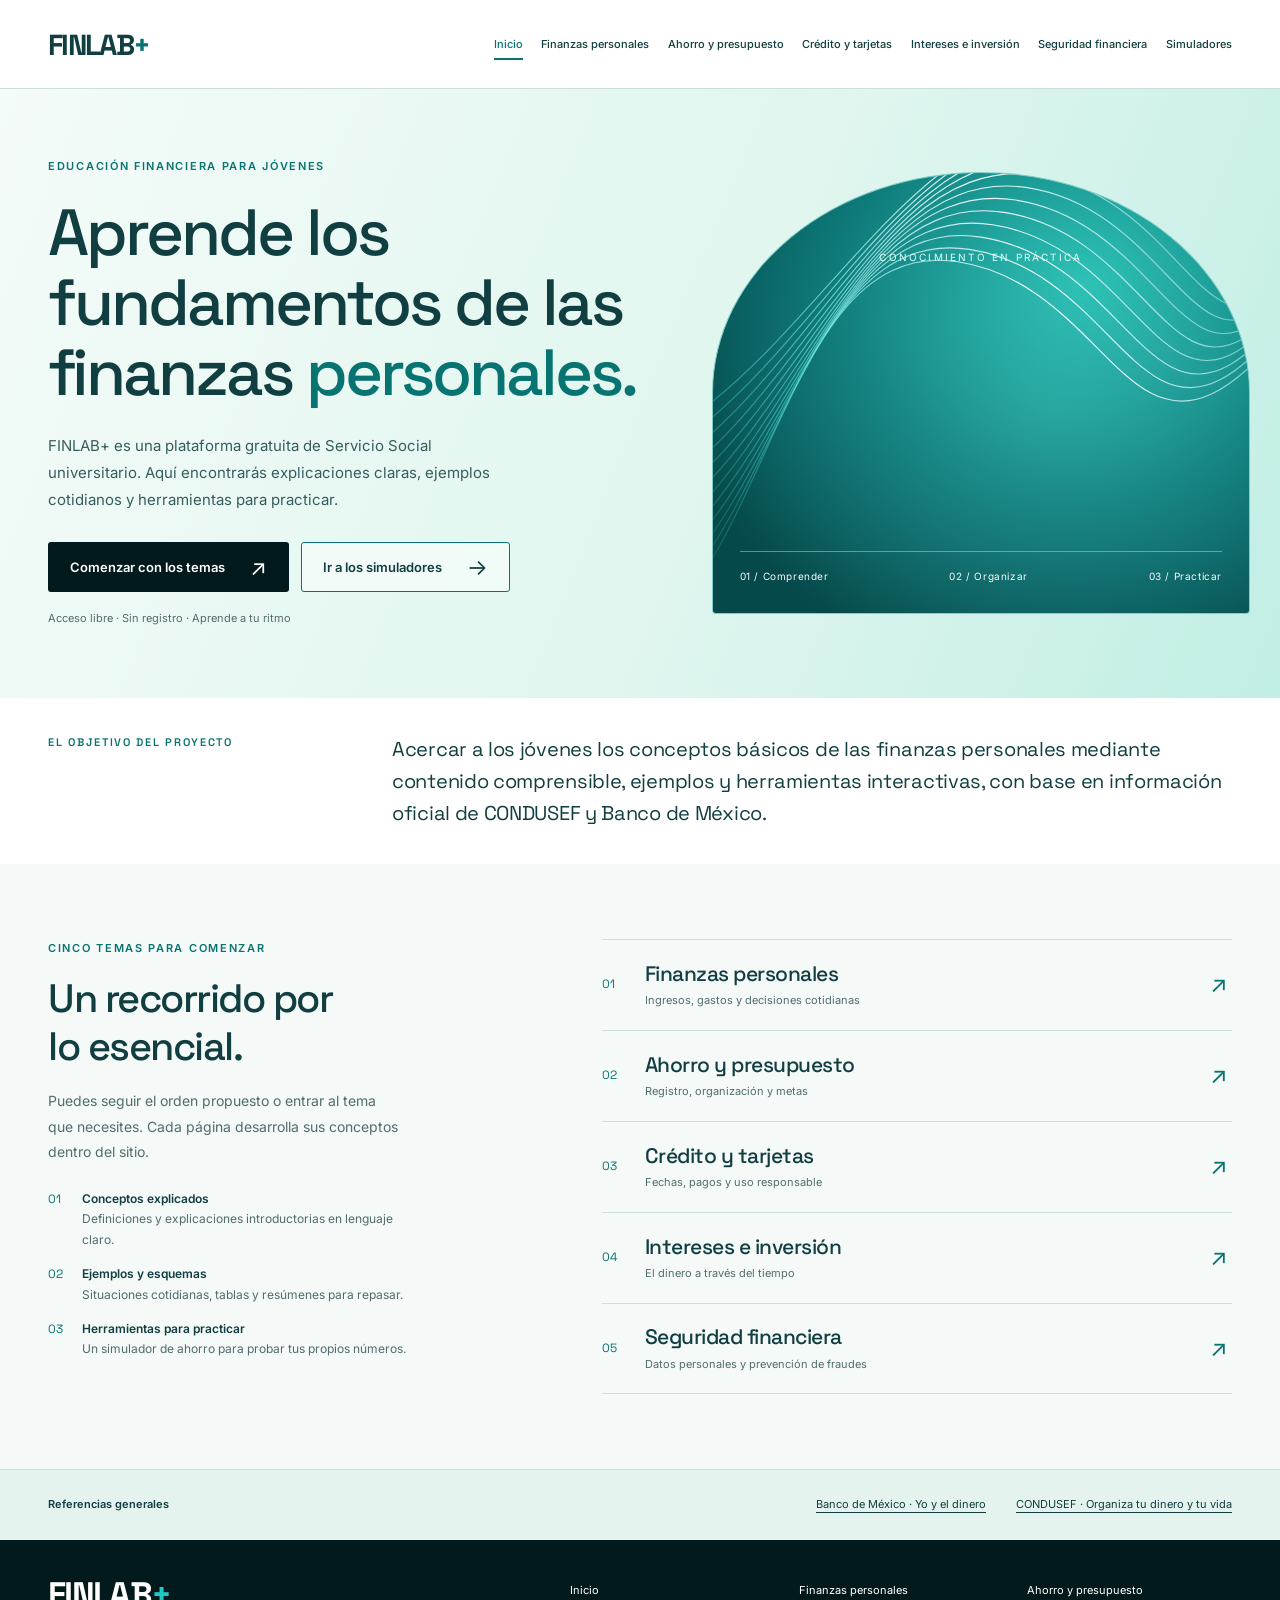
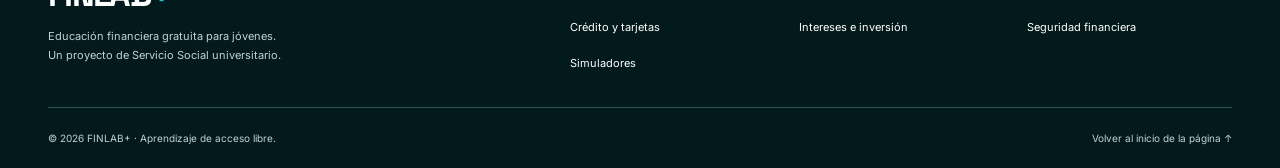
<file: index.html>
<!DOCTYPE html>
<html lang="es-MX">
  <head>
    <meta charset="UTF-8">
    <meta name="viewport" content="width=device-width, initial-scale=1.0">
    <meta name="theme-color" content="#087471">
    <meta name="description" content="Educación financiera gratuita para jóvenes: conceptos, ejemplos y herramientas para aprender los fundamentos de las finanzas personales.">
    <title>Inicio — FINLAB+</title>
    <link rel="preconnect" href="https://fonts.googleapis.com">
    <link rel="preconnect" href="https://fonts.gstatic.com" crossorigin>
    <link href="https://fonts.googleapis.com/css2?family=Inter:wght@400;500;600&amp;family=Space+Grotesk:wght@400;500;600;700&amp;display=swap" rel="stylesheet">
    <link rel="stylesheet" href="styles.css">
    <script src="script.js" defer></script>
  </head>
  <body data-page="inicio">
    <a class="skip-link" href="#contenido">Saltar al contenido</a>
    <header class="site-header">
      <div class="container header-inner">
        <a class="wordmark" href="index.html" aria-label="FINLAB+, inicio">FINLAB<span>+</span></a>
        <button class="menu-toggle" type="button" aria-expanded="false" aria-controls="navegacion-principal" hidden><span>Menú</span><span class="menu-symbol" aria-hidden="true"></span></button>
        <nav class="main-nav" id="navegacion-principal" aria-label="Navegación principal">
          <a href="index.html" aria-current="page">Inicio</a>
          <a href="pages/finanzas-personales.html">Finanzas personales</a>
          <a href="pages/ahorro-presupuesto.html">Ahorro y presupuesto</a>
          <a href="pages/credito-tarjetas.html">Crédito y tarjetas</a>
          <a href="pages/intereses-inversion.html">Intereses e inversión</a>
          <a href="pages/seguridad-financiera.html">Seguridad financiera</a>
          <a href="pages/simuladores.html">Simuladores</a>
        </nav>
      </div>
    </header>
    <main id="contenido" tabindex="-1">
  <section class="welcome" aria-labelledby="welcome-title">
    <div class="container welcome-grid">
      <div class="welcome-copy">
        <p class="eyebrow">Educación financiera para jóvenes</p>
        <h1 id="welcome-title">Aprende los fundamentos de las finanzas <span>personales.</span></h1>
        <p class="welcome-description">FINLAB+ es una plataforma gratuita de Servicio Social universitario. Aquí encontrarás explicaciones claras, ejemplos cotidianos y herramientas para practicar.</p>
        <div class="welcome-actions"><a class="button button-primary" href="pages/finanzas-personales.html">Comenzar con los temas <span aria-hidden="true">↗</span></a><a class="button button-secondary" href="pages/simuladores.html">Ir a los simuladores <span aria-hidden="true">→</span></a></div>
        <p class="welcome-note">Acceso libre · Sin registro · Aprende a tu ritmo</p>
      </div>
      <div class="welcome-visual" aria-hidden="true"><span class="visual-top">CONOCIMIENTO EN PRÁCTICA</span><div class="visual-bottom"><span>01 / Comprender</span><span>02 / Organizar</span><span>03 / Practicar</span></div></div>
    </div>
  </section>

  <section class="project-objective" aria-labelledby="objective-title"><div class="container objective-inner"><h2 class="eyebrow" id="objective-title">El objetivo del proyecto</h2><p>Acercar a los jóvenes los conceptos básicos de las finanzas personales mediante contenido comprensible, ejemplos y herramientas interactivas, con base en información oficial de CONDUSEF y Banco de México.</p></div></section>

  <section class="home-learning" id="temas" aria-labelledby="learning-title"><div class="container learning-grid">
    <div class="learning-copy"><p class="eyebrow">Cinco temas para comenzar</p><h2 id="learning-title">Un recorrido por<br>lo esencial.</h2><p>Puedes seguir el orden propuesto o entrar al tema que necesites. Cada página desarrolla sus conceptos dentro del sitio.</p><ul class="learning-features"><li><span aria-hidden="true">01</span><div><strong>Conceptos explicados</strong><p>Definiciones y explicaciones introductorias en lenguaje claro.</p></div></li><li><span aria-hidden="true">02</span><div><strong>Ejemplos y esquemas</strong><p>Situaciones cotidianas, tablas y resúmenes para repasar.</p></div></li><li><span aria-hidden="true">03</span><div><strong>Herramientas para practicar</strong><p>Un simulador de ahorro para probar tus propios números.</p></div></li></ul></div>
    <div class="topic-directory" aria-label="Directorio de temas">
      <a class="topic-entry" href="pages/finanzas-personales.html"><span aria-hidden="true">01</span><div><h3>Finanzas personales</h3><p>Ingresos, gastos y decisiones cotidianas</p></div><span aria-hidden="true">↗</span></a>
      <a class="topic-entry" href="pages/ahorro-presupuesto.html"><span aria-hidden="true">02</span><div><h3>Ahorro y presupuesto</h3><p>Registro, organización y metas</p></div><span aria-hidden="true">↗</span></a>
      <a class="topic-entry" href="pages/credito-tarjetas.html"><span aria-hidden="true">03</span><div><h3>Crédito y tarjetas</h3><p>Fechas, pagos y uso responsable</p></div><span aria-hidden="true">↗</span></a>
      <a class="topic-entry" href="pages/intereses-inversion.html"><span aria-hidden="true">04</span><div><h3>Intereses e inversión</h3><p>El dinero a través del tiempo</p></div><span aria-hidden="true">↗</span></a>
      <a class="topic-entry" href="pages/seguridad-financiera.html"><span aria-hidden="true">05</span><div><h3>Seguridad financiera</h3><p>Datos personales y prevención de fraudes</p></div><span aria-hidden="true">↗</span></a>
    </div>
  </div></section>

  <section class="home-references" id="referencias" aria-labelledby="home-references-title"><div class="container home-reference-inner"><h2 id="home-references-title">Referencias generales</h2><ul><li><a href="https://educa.banxico.org.mx/yo-y-el-dinero/" target="_blank" rel="noopener noreferrer">Banco de México · Yo y el dinero<span class="sr-only"> (abre en otra pestaña)</span></a></li><li><a href="https://www.gob.mx/condusef/articulos/organiza-tu-dinero-y-tu-vida?idiom=es" target="_blank" rel="noopener noreferrer">CONDUSEF · Organiza tu dinero y tu vida<span class="sr-only"> (abre en otra pestaña)</span></a></li></ul></div></section>
</main>

    <footer class="site-footer">
      <div class="container">
        <div class="footer-main">
          <div><a class="wordmark footer-wordmark" href="index.html" aria-label="FINLAB+, volver al inicio">FINLAB<span>+</span></a><p>Educación financiera gratuita para jóvenes.<br>Un proyecto de Servicio Social universitario.</p></div>
          <nav class="footer-nav" aria-label="Navegación del pie de página"><a href="index.html">Inicio</a><a href="pages/finanzas-personales.html">Finanzas personales</a><a href="pages/ahorro-presupuesto.html">Ahorro y presupuesto</a><a href="pages/credito-tarjetas.html">Crédito y tarjetas</a><a href="pages/intereses-inversion.html">Intereses e inversión</a><a href="pages/seguridad-financiera.html">Seguridad financiera</a><a href="pages/simuladores.html">Simuladores</a></nav>
        </div>
        <div class="footer-bottom"><p>© 2026 FINLAB+ · Aprendizaje de acceso libre.</p><a href="#contenido">Volver al inicio de la página <span aria-hidden="true">↑</span></a></div>
      </div>
    </footer>
  </body>
</html>
</file>
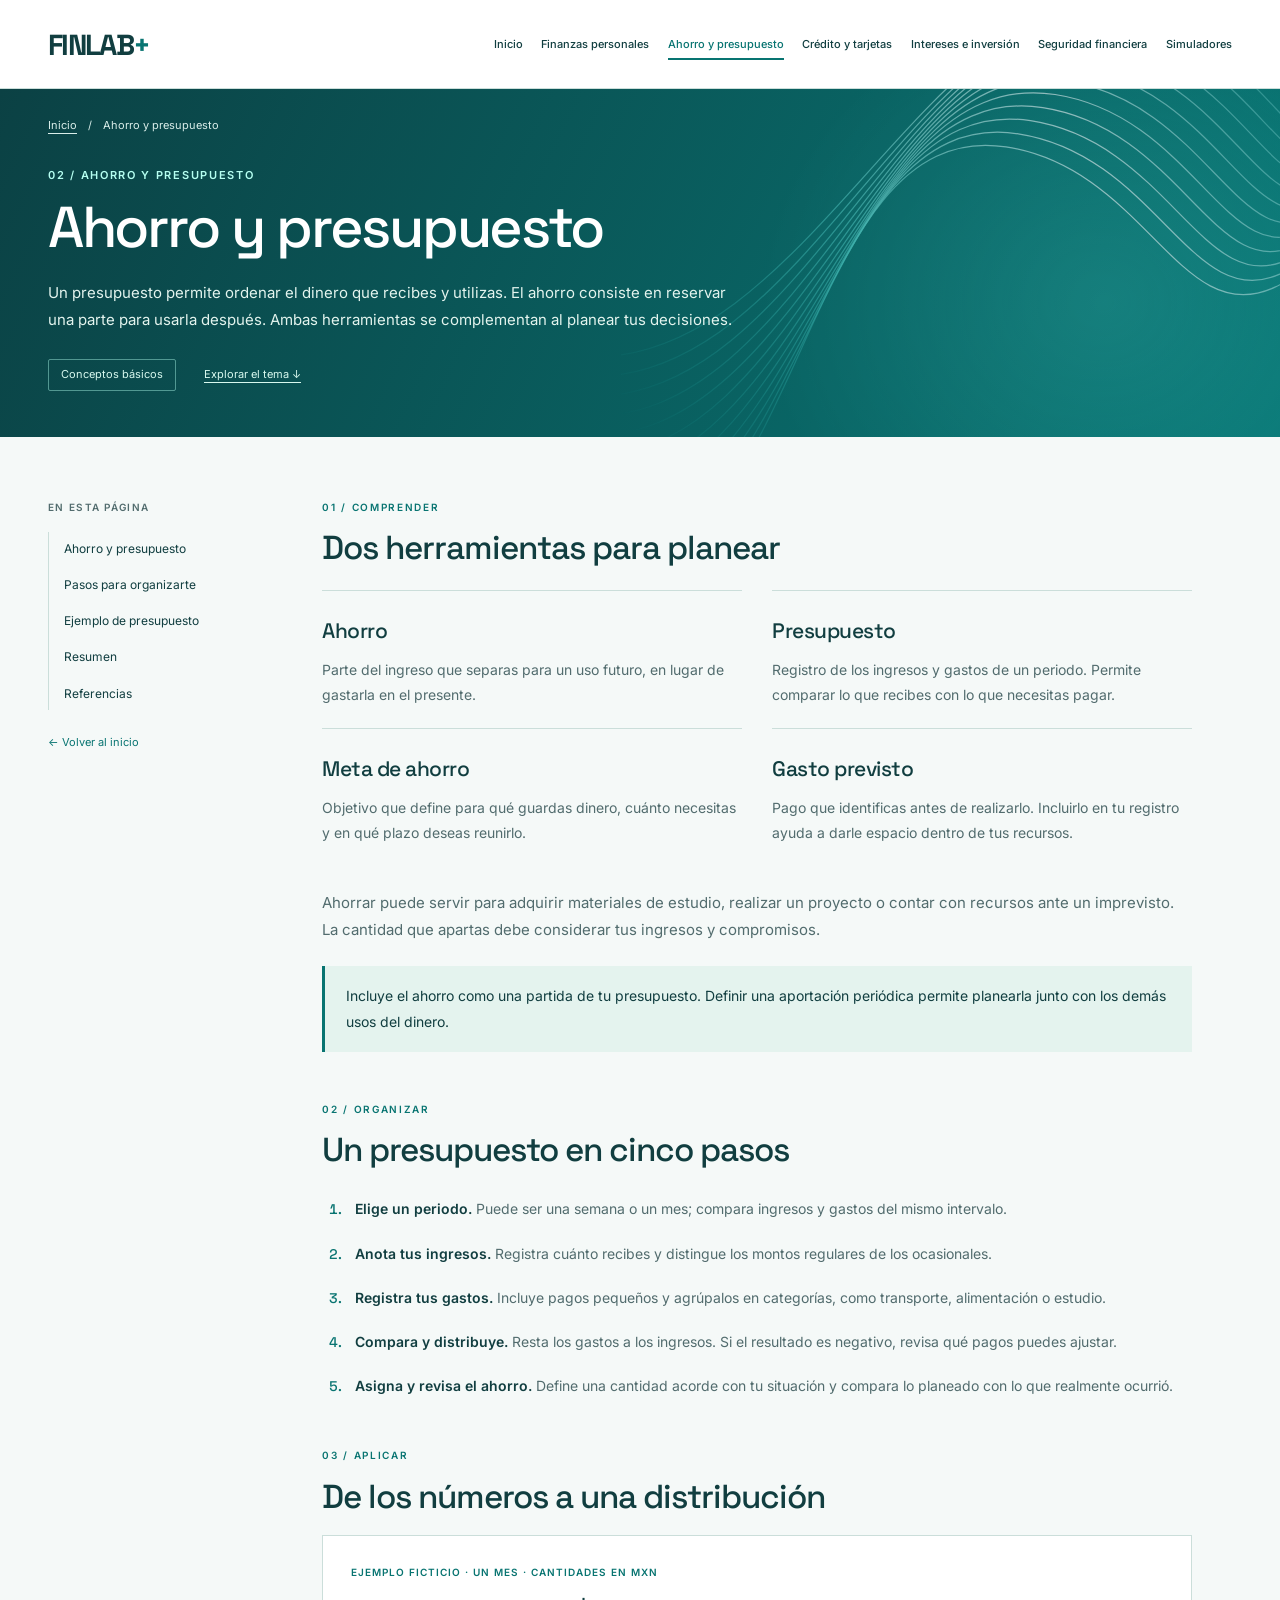
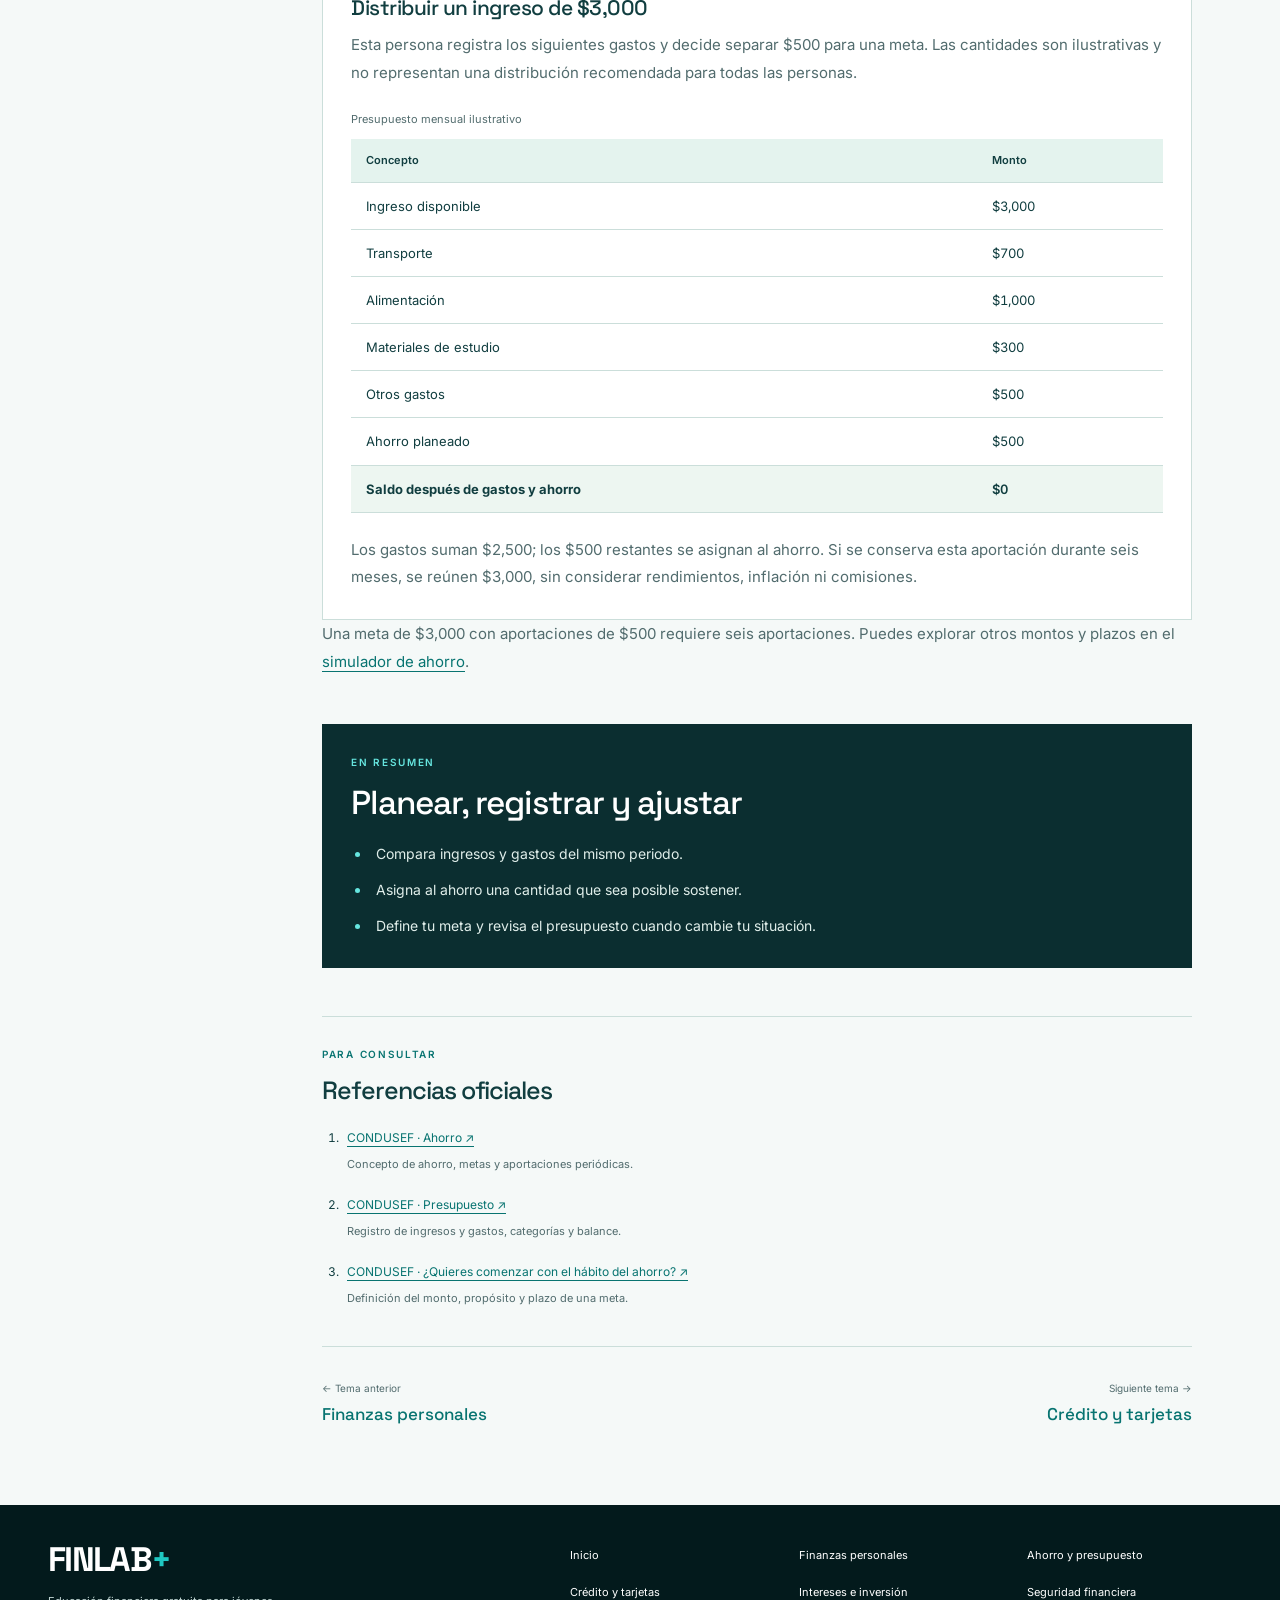
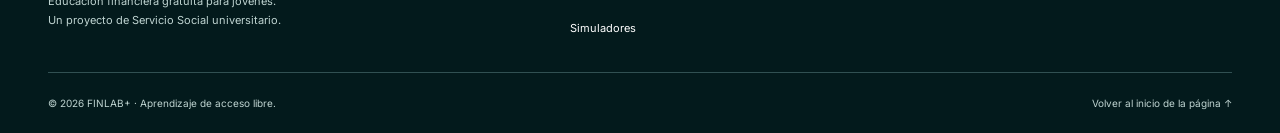
<file: pages/ahorro-presupuesto.html>
<!DOCTYPE html>
<html lang="es-MX">
  <head>
    <meta charset="UTF-8">
    <meta name="viewport" content="width=device-width, initial-scale=1.0">
    <meta name="theme-color" content="#087471">
    <meta name="description" content="Aprende qué es el ahorro, cómo organizar ingresos y gastos y cómo elaborar un presupuesto sencillo.">
    <title>Ahorro y presupuesto — FINLAB+</title>
    <link rel="preconnect" href="https://fonts.googleapis.com">
    <link rel="preconnect" href="https://fonts.gstatic.com" crossorigin>
    <link href="https://fonts.googleapis.com/css2?family=Inter:wght@400;500;600&amp;family=Space+Grotesk:wght@400;500;600;700&amp;display=swap" rel="stylesheet">
    <link rel="stylesheet" href="../styles.css">
    <script src="../script.js" defer></script>
  </head>
  <body data-page="ahorro-presupuesto">
    <a class="skip-link" href="#contenido">Saltar al contenido</a>
    <header class="site-header">
      <div class="container header-inner">
        <a class="wordmark" href="../index.html" aria-label="FINLAB+, inicio">FINLAB<span>+</span></a>
        <button class="menu-toggle" type="button" aria-expanded="false" aria-controls="navegacion-principal" hidden><span>Menú</span><span class="menu-symbol" aria-hidden="true"></span></button>
        <nav class="main-nav" id="navegacion-principal" aria-label="Navegación principal">
          <a href="../index.html">Inicio</a>
          <a href="../pages/finanzas-personales.html">Finanzas personales</a>
          <a href="../pages/ahorro-presupuesto.html" aria-current="page">Ahorro y presupuesto</a>
          <a href="../pages/credito-tarjetas.html">Crédito y tarjetas</a>
          <a href="../pages/intereses-inversion.html">Intereses e inversión</a>
          <a href="../pages/seguridad-financiera.html">Seguridad financiera</a>
          <a href="../pages/simuladores.html">Simuladores</a>
        </nav>
      </div>
    </header>
    <main id="contenido" tabindex="-1" class="lesson-main">
  <header class="lesson-hero">
    <div class="container">
      <nav class="breadcrumbs" aria-label="Ruta de navegación"><a href="../index.html">Inicio</a><span aria-hidden="true">/</span><span>Ahorro y presupuesto</span></nav>
      <p class="eyebrow">02 / AHORRO Y PRESUPUESTO</p>
      <h1>Ahorro y presupuesto</h1>
      <p class="lesson-intro">Un presupuesto permite ordenar el dinero que recibes y utilizas. El ahorro consiste en reservar una parte para usarla después. Ambas herramientas se complementan al planear tus decisiones.</p>
      <div class="lesson-meta"><span>Conceptos básicos</span><a href="#conceptos">Explorar el tema <span aria-hidden="true">↓</span></a></div>
    </div>
  </header>

  <div class="container lesson-layout">
    <aside class="lesson-sidebar">
      <p>EN ESTA PÁGINA</p>
      <nav aria-label="Índice del tema"><a href="#conceptos">Ahorro y presupuesto</a><a href="#organizar">Pasos para organizarte</a><a href="#ejemplo">Ejemplo de presupuesto</a><a href="#resumen">Resumen</a><a href="#referencias">Referencias</a></nav>
      <a class="sidebar-home" href="../index.html">← Volver al inicio</a>
    </aside>

    <article class="lesson-content" aria-label="Introducción al ahorro y al presupuesto">
      <section id="conceptos">
        <p class="section-kicker">01 / COMPRENDER</p><h2>Dos herramientas para planear</h2>
        <dl class="concept-grid">
          <div><dt>Ahorro</dt><dd>Parte del ingreso que separas para un uso futuro, en lugar de gastarla en el presente.</dd></div>
          <div><dt>Presupuesto</dt><dd>Registro de los ingresos y gastos de un periodo. Permite comparar lo que recibes con lo que necesitas pagar.</dd></div>
          <div><dt>Meta de ahorro</dt><dd>Objetivo que define para qué guardas dinero, cuánto necesitas y en qué plazo deseas reunirlo.</dd></div>
          <div><dt>Gasto previsto</dt><dd>Pago que identificas antes de realizarlo. Incluirlo en tu registro ayuda a darle espacio dentro de tus recursos.</dd></div>
        </dl>
        <p>Ahorrar puede servir para adquirir materiales de estudio, realizar un proyecto o contar con recursos ante un imprevisto. La cantidad que apartas debe considerar tus ingresos y compromisos.</p>
        <div class="callout"><p>Incluye el ahorro como una partida de tu presupuesto. Definir una aportación periódica permite planearla junto con los demás usos del dinero.</p></div>
      </section>

      <section id="organizar">
        <p class="section-kicker">02 / ORGANIZAR</p><h2>Un presupuesto en cinco pasos</h2>
        <ol class="step-list">
          <li><strong>Elige un periodo.</strong> Puede ser una semana o un mes; compara ingresos y gastos del mismo intervalo.</li>
          <li><strong>Anota tus ingresos.</strong> Registra cuánto recibes y distingue los montos regulares de los ocasionales.</li>
          <li><strong>Registra tus gastos.</strong> Incluye pagos pequeños y agrúpalos en categorías, como transporte, alimentación o estudio.</li>
          <li><strong>Compara y distribuye.</strong> Resta los gastos a los ingresos. Si el resultado es negativo, revisa qué pagos puedes ajustar.</li>
          <li><strong>Asigna y revisa el ahorro.</strong> Define una cantidad acorde con tu situación y compara lo planeado con lo que realmente ocurrió.</li>
        </ol>
      </section>

      <section id="ejemplo">
        <p class="section-kicker">03 / APLICAR</p><h2>De los números a una distribución</h2>
        <div class="example-panel">
          <p class="example-label">EJEMPLO FICTICIO · UN MES · CANTIDADES EN MXN</p>
          <h3>Distribuir un ingreso de $3,000</h3>
          <p>Esta persona registra los siguientes gastos y decide separar $500 para una meta. Las cantidades son ilustrativas y no representan una distribución recomendada para todas las personas.</p>
          <div class="table-wrap" role="region" aria-label="Tabla de consulta" tabindex="0"><table class="data-table"><caption>Presupuesto mensual ilustrativo</caption><thead><tr><th scope="col">Concepto</th><th scope="col">Monto</th></tr></thead><tbody><tr><th scope="row">Ingreso disponible</th><td>$3,000</td></tr><tr><th scope="row">Transporte</th><td>$700</td></tr><tr><th scope="row">Alimentación</th><td>$1,000</td></tr><tr><th scope="row">Materiales de estudio</th><td>$300</td></tr><tr><th scope="row">Otros gastos</th><td>$500</td></tr><tr><th scope="row">Ahorro planeado</th><td>$500</td></tr></tbody><tfoot><tr><th scope="row">Saldo después de gastos y ahorro</th><td>$0</td></tr></tfoot></table></div>
          <p>Los gastos suman $2,500; los $500 restantes se asignan al ahorro. Si se conserva esta aportación durante seis meses, se reúnen $3,000, sin considerar rendimientos, inflación ni comisiones.</p>
        </div>
        <p>Una meta de $3,000 con aportaciones de $500 requiere seis aportaciones. Puedes explorar otros montos y plazos en el <a class="inline-link" href="simuladores.html">simulador de ahorro</a>.</p>
      </section>

      <section class="summary-box" id="resumen">
        <p class="section-kicker">EN RESUMEN</p><h2>Planear, registrar y ajustar</h2>
        <ul class="summary-list"><li>Compara ingresos y gastos del mismo periodo.</li><li>Asigna al ahorro una cantidad que sea posible sostener.</li><li>Define tu meta y revisa el presupuesto cuando cambie tu situación.</li></ul>
      </section>

      <section class="references" id="referencias">
        <p class="section-kicker">PARA CONSULTAR</p><h2>Referencias oficiales</h2>
        <ol class="reference-list">
          <li><a href="https://webappsos.condusef.gob.mx/EducaTuCartera/ahorro.html" target="_blank" rel="noopener noreferrer">CONDUSEF · Ahorro <span aria-hidden="true">↗</span><span class="sr-only"> (abre en otra pestaña)</span></a><p>Concepto de ahorro, metas y aportaciones periódicas.</p></li>
          <li><a href="https://webappsos.condusef.gob.mx/EducaTuCartera/presupuesto.html" target="_blank" rel="noopener noreferrer">CONDUSEF · Presupuesto <span aria-hidden="true">↗</span><span class="sr-only"> (abre en otra pestaña)</span></a><p>Registro de ingresos y gastos, categorías y balance.</p></li>
          <li><a href="https://www.condusef.gob.mx/index.php?idc=1859&amp;idcat=3&amp;p=contenido" target="_blank" rel="noopener noreferrer">CONDUSEF · ¿Quieres comenzar con el hábito del ahorro? <span aria-hidden="true">↗</span><span class="sr-only"> (abre en otra pestaña)</span></a><p>Definición del monto, propósito y plazo de una meta.</p></li>
        </ol>
      </section>

      <nav class="lesson-pagination" aria-label="Continuar aprendiendo"><a href="finanzas-personales.html"><span>← Tema anterior</span><strong>Finanzas personales</strong></a><a href="credito-tarjetas.html"><span>Siguiente tema →</span><strong>Crédito y tarjetas</strong></a></nav>
    </article>
  </div>
</main>

    <footer class="site-footer">
      <div class="container">
        <div class="footer-main">
          <div><a class="wordmark footer-wordmark" href="../index.html" aria-label="FINLAB+, volver al inicio">FINLAB<span>+</span></a><p>Educación financiera gratuita para jóvenes.<br>Un proyecto de Servicio Social universitario.</p></div>
          <nav class="footer-nav" aria-label="Navegación del pie de página"><a href="../index.html">Inicio</a><a href="../pages/finanzas-personales.html">Finanzas personales</a><a href="../pages/ahorro-presupuesto.html">Ahorro y presupuesto</a><a href="../pages/credito-tarjetas.html">Crédito y tarjetas</a><a href="../pages/intereses-inversion.html">Intereses e inversión</a><a href="../pages/seguridad-financiera.html">Seguridad financiera</a><a href="../pages/simuladores.html">Simuladores</a></nav>
        </div>
        <div class="footer-bottom"><p>© 2026 FINLAB+ · Aprendizaje de acceso libre.</p><a href="#contenido">Volver al inicio de la página <span aria-hidden="true">↑</span></a></div>
      </div>
    </footer>
  </body>
</html>
</file>
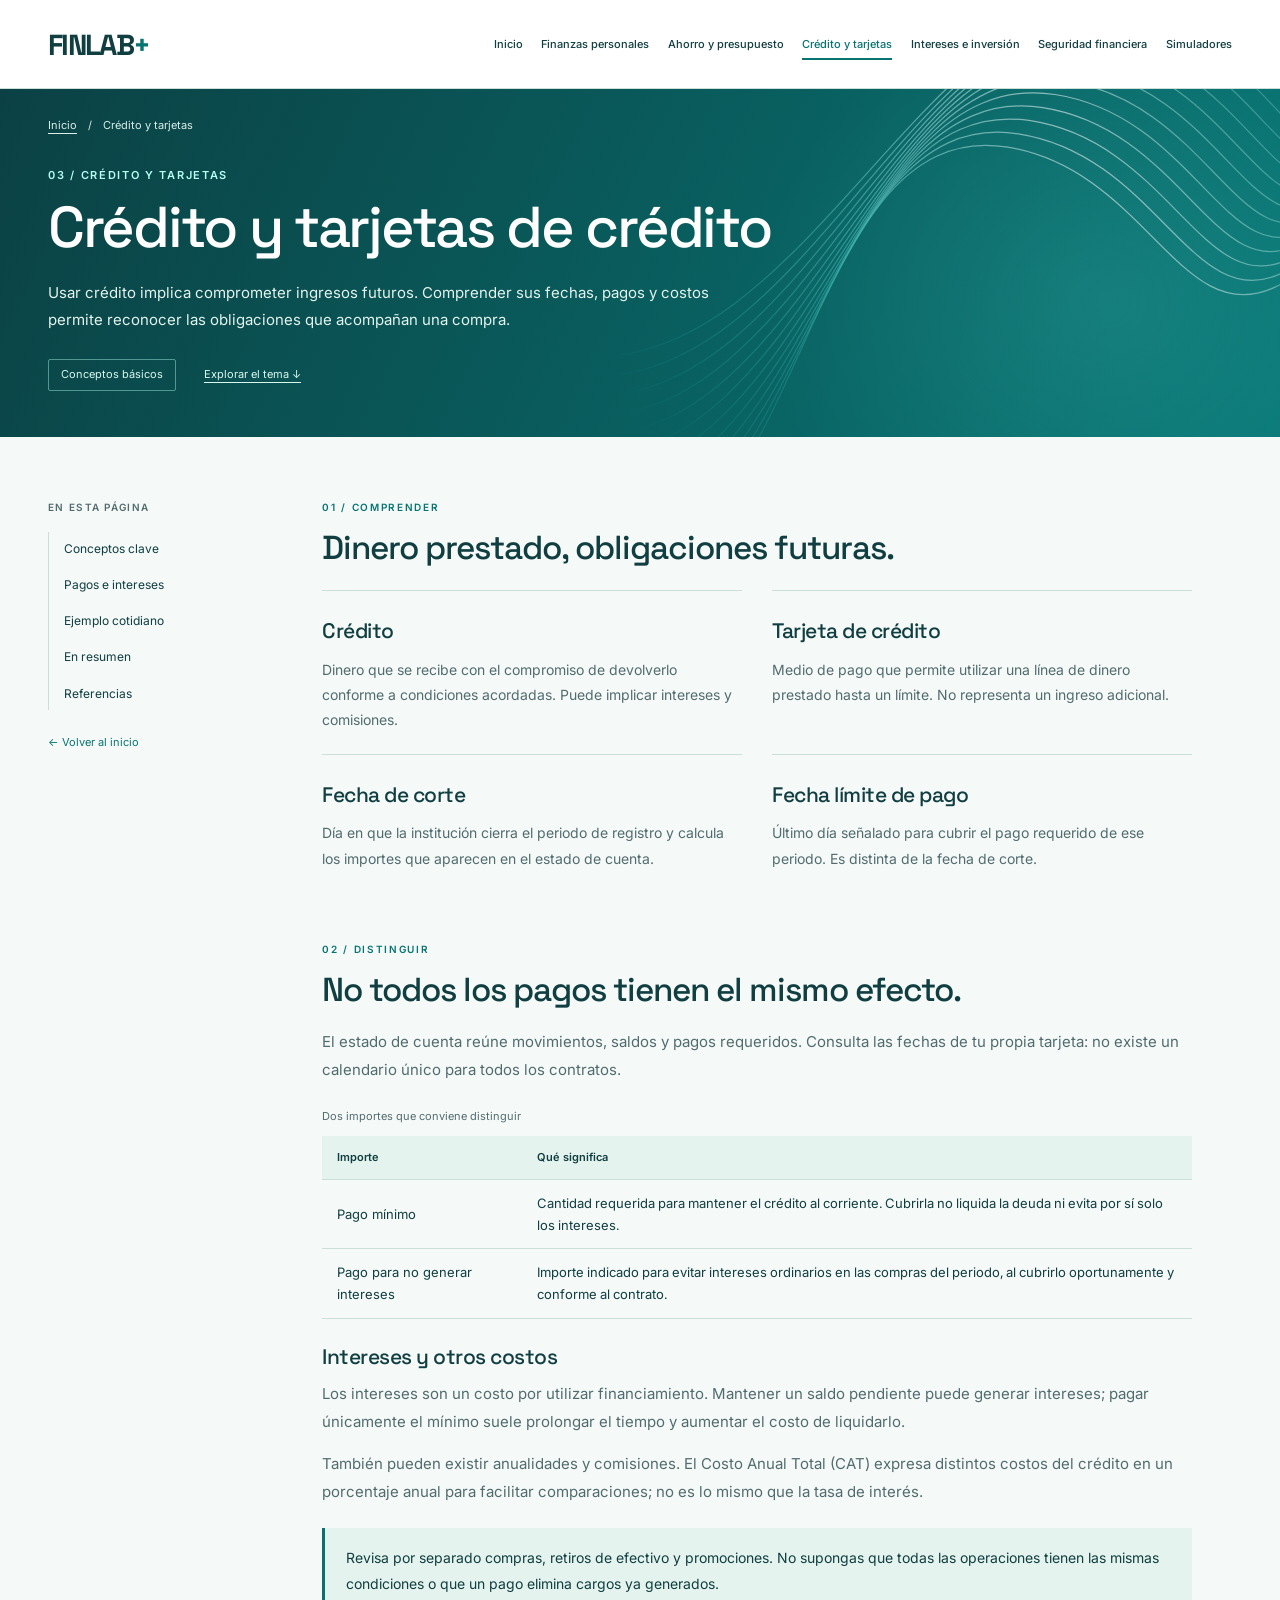
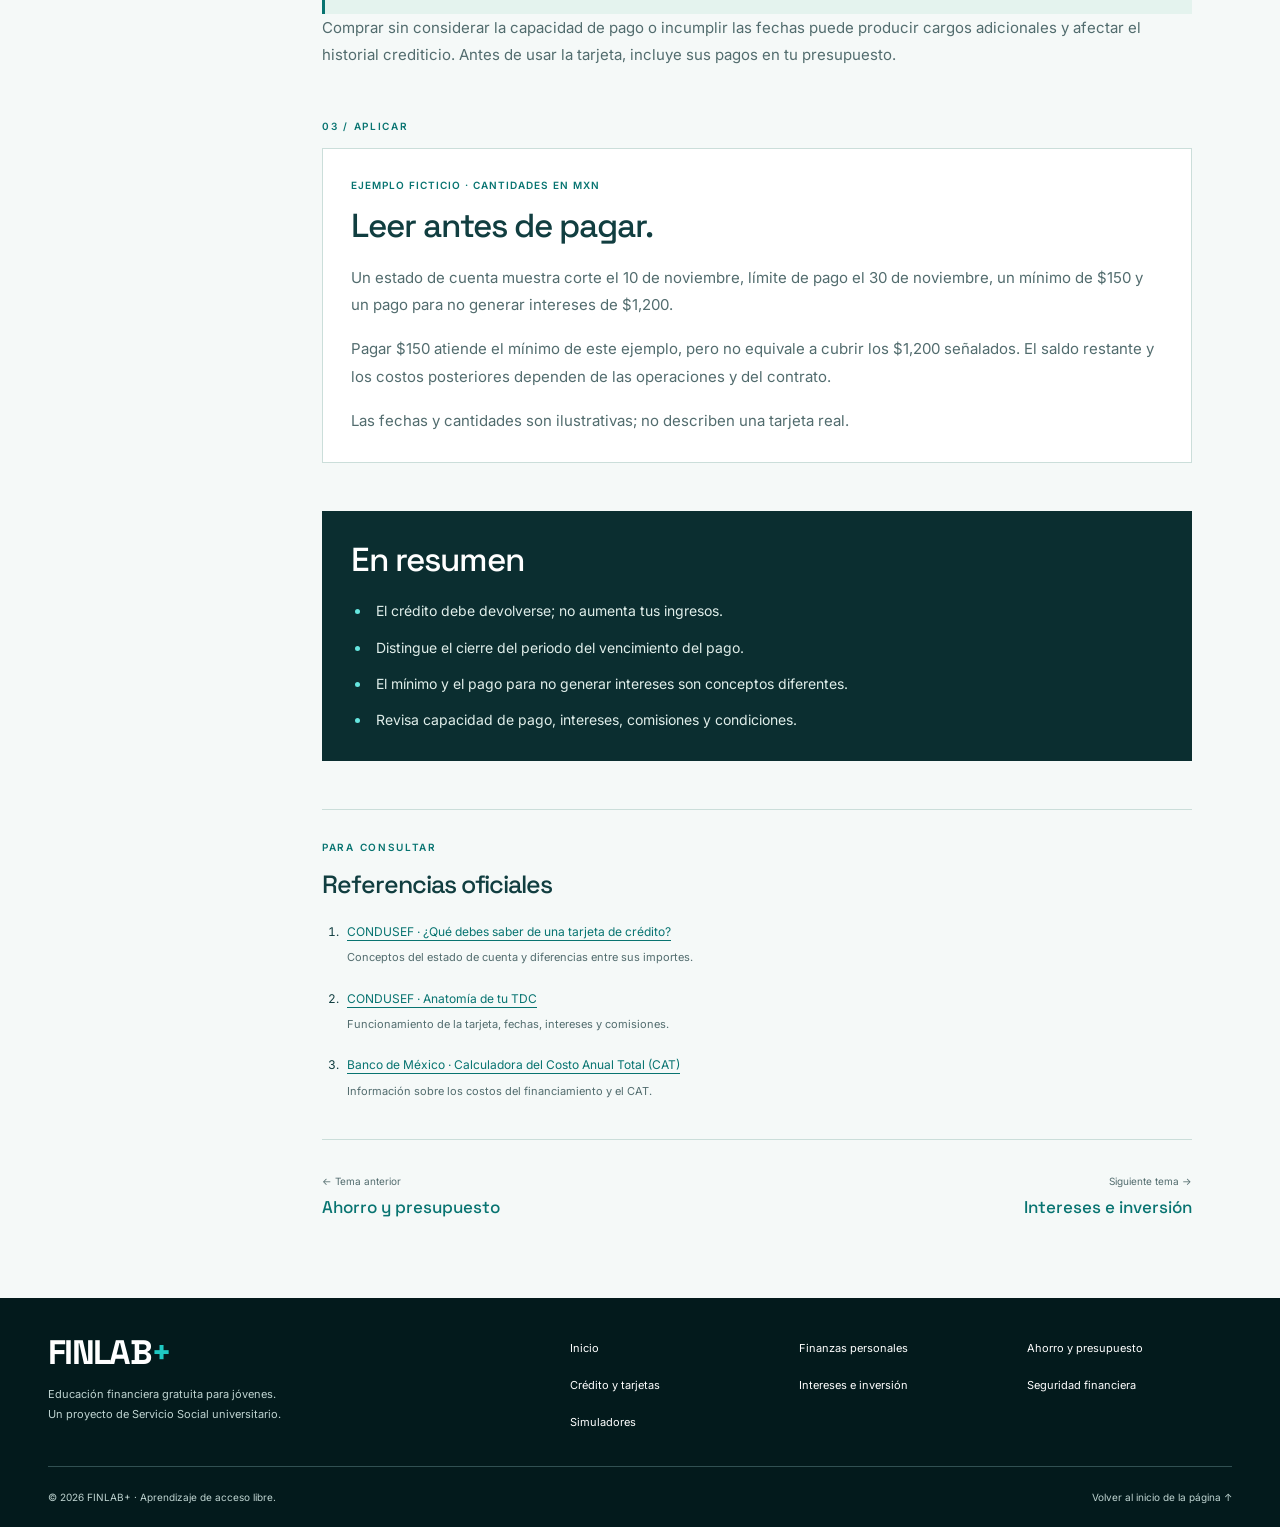
<file: pages/credito-tarjetas.html>
<!DOCTYPE html>
<html lang="es-MX">
  <head>
    <meta charset="UTF-8">
    <meta name="viewport" content="width=device-width, initial-scale=1.0">
    <meta name="theme-color" content="#087471">
    <meta name="description" content="Una introducción al crédito: fecha de corte, fecha límite de pago, pago mínimo, intereses y obligaciones.">
    <title>Crédito y tarjetas — FINLAB+</title>
    <link rel="preconnect" href="https://fonts.googleapis.com">
    <link rel="preconnect" href="https://fonts.gstatic.com" crossorigin>
    <link href="https://fonts.googleapis.com/css2?family=Inter:wght@400;500;600&amp;family=Space+Grotesk:wght@400;500;600;700&amp;display=swap" rel="stylesheet">
    <link rel="stylesheet" href="../styles.css">
    <script src="../script.js" defer></script>
  </head>
  <body data-page="credito-tarjetas">
    <a class="skip-link" href="#contenido">Saltar al contenido</a>
    <header class="site-header">
      <div class="container header-inner">
        <a class="wordmark" href="../index.html" aria-label="FINLAB+, inicio">FINLAB<span>+</span></a>
        <button class="menu-toggle" type="button" aria-expanded="false" aria-controls="navegacion-principal" hidden><span>Menú</span><span class="menu-symbol" aria-hidden="true"></span></button>
        <nav class="main-nav" id="navegacion-principal" aria-label="Navegación principal">
          <a href="../index.html">Inicio</a>
          <a href="../pages/finanzas-personales.html">Finanzas personales</a>
          <a href="../pages/ahorro-presupuesto.html">Ahorro y presupuesto</a>
          <a href="../pages/credito-tarjetas.html" aria-current="page">Crédito y tarjetas</a>
          <a href="../pages/intereses-inversion.html">Intereses e inversión</a>
          <a href="../pages/seguridad-financiera.html">Seguridad financiera</a>
          <a href="../pages/simuladores.html">Simuladores</a>
        </nav>
      </div>
    </header>
    <main id="contenido" tabindex="-1" class="lesson-main">
  <header class="lesson-hero">
    <div class="container">
      <nav class="breadcrumbs" aria-label="Ruta de navegación"><a href="../index.html">Inicio</a><span aria-hidden="true">/</span><span>Crédito y tarjetas</span></nav>
      <p class="eyebrow">03 / CRÉDITO Y TARJETAS</p>
      <h1>Crédito y tarjetas de crédito</h1>
      <p class="lesson-intro">Usar crédito implica comprometer ingresos futuros. Comprender sus fechas, pagos y costos permite reconocer las obligaciones que acompañan una compra.</p>
      <div class="lesson-meta"><span>Conceptos básicos</span><a href="#conceptos">Explorar el tema <span aria-hidden="true">↓</span></a></div>
    </div>
  </header>
  <div class="container lesson-layout">
    <aside class="lesson-sidebar">
      <p>EN ESTA PÁGINA</p>
      <nav aria-label="Índice del tema"><a href="#conceptos">Conceptos clave</a><a href="#pagos">Pagos e intereses</a><a href="#ejemplo">Ejemplo cotidiano</a><a href="#resumen">En resumen</a><a href="#referencias">Referencias</a></nav>
      <a class="sidebar-home" href="../index.html">← Volver al inicio</a>
    </aside>
    <article class="lesson-content" aria-label="Introducción al crédito y las tarjetas">
      <section id="conceptos">
        <p class="section-kicker">01 / COMPRENDER</p>
        <h2>Dinero prestado, obligaciones futuras.</h2>
        <dl class="concept-grid">
          <div><dt>Crédito</dt><dd>Dinero que se recibe con el compromiso de devolverlo conforme a condiciones acordadas. Puede implicar intereses y comisiones.</dd></div>
          <div><dt>Tarjeta de crédito</dt><dd>Medio de pago que permite utilizar una línea de dinero prestado hasta un límite. No representa un ingreso adicional.</dd></div>
          <div><dt>Fecha de corte</dt><dd>Día en que la institución cierra el periodo de registro y calcula los importes que aparecen en el estado de cuenta.</dd></div>
          <div><dt>Fecha límite de pago</dt><dd>Último día señalado para cubrir el pago requerido de ese periodo. Es distinta de la fecha de corte.</dd></div>
        </dl>
      </section>
      <section id="pagos">
        <p class="section-kicker">02 / DISTINGUIR</p>
        <h2>No todos los pagos tienen el mismo efecto.</h2>
        <p>El estado de cuenta reúne movimientos, saldos y pagos requeridos. Consulta las fechas de tu propia tarjeta: no existe un calendario único para todos los contratos.</p>
        <div class="table-wrap" role="region" aria-label="Tabla de consulta" tabindex="0">
          <table class="data-table">
            <caption>Dos importes que conviene distinguir</caption>
            <thead><tr><th scope="col">Importe</th><th scope="col">Qué significa</th></tr></thead>
            <tbody>
              <tr><th scope="row">Pago mínimo</th><td>Cantidad requerida para mantener el crédito al corriente. Cubrirla no liquida la deuda ni evita por sí solo los intereses.</td></tr>
              <tr><th scope="row">Pago para no generar intereses</th><td>Importe indicado para evitar intereses ordinarios en las compras del periodo, al cubrirlo oportunamente y conforme al contrato.</td></tr>
            </tbody>
          </table>
        </div>
        <h3>Intereses y otros costos</h3>
        <p>Los intereses son un costo por utilizar financiamiento. Mantener un saldo pendiente puede generar intereses; pagar únicamente el mínimo suele prolongar el tiempo y aumentar el costo de liquidarlo.</p>
        <p>También pueden existir anualidades y comisiones. El Costo Anual Total (CAT) expresa distintos costos del crédito en un porcentaje anual para facilitar comparaciones; no es lo mismo que la tasa de interés.</p>
        <div class="callout"><p>Revisa por separado compras, retiros de efectivo y promociones. No supongas que todas las operaciones tienen las mismas condiciones o que un pago elimina cargos ya generados.</p></div>
        <p>Comprar sin considerar la capacidad de pago o incumplir las fechas puede producir cargos adicionales y afectar el historial crediticio. Antes de usar la tarjeta, incluye sus pagos en tu presupuesto.</p>
      </section>
      <section id="ejemplo">
        <p class="section-kicker">03 / APLICAR</p>
        <div class="example-panel">
          <p class="example-label">EJEMPLO FICTICIO · CANTIDADES EN MXN</p>
          <h2>Leer antes de pagar.</h2>
          <p>Un estado de cuenta muestra corte el 10 de noviembre, límite de pago el 30 de noviembre, un mínimo de $150 y un pago para no generar intereses de $1,200.</p>
          <p>Pagar $150 atiende el mínimo de este ejemplo, pero no equivale a cubrir los $1,200 señalados. El saldo restante y los costos posteriores dependen de las operaciones y del contrato.</p>
          <p>Las fechas y cantidades son ilustrativas; no describen una tarjeta real.</p>
        </div>
      </section>
      <section class="summary-box" id="resumen">
        <h2>En resumen</h2>
        <ul class="summary-list"><li>El crédito debe devolverse; no aumenta tus ingresos.</li><li>Distingue el cierre del periodo del vencimiento del pago.</li><li>El mínimo y el pago para no generar intereses son conceptos diferentes.</li><li>Revisa capacidad de pago, intereses, comisiones y condiciones.</li></ul>
      </section>
      <section class="references" id="referencias">
        <p class="section-kicker">PARA CONSULTAR</p>
        <h2>Referencias oficiales</h2>
        <ol class="reference-list">
          <li><a href="https://www.gob.mx/condusef/es/articulos/que-debes-saber-de-una-tarjeta-de-credito?idiom=es" target="_blank" rel="noopener noreferrer">CONDUSEF · ¿Qué debes saber de una tarjeta de crédito?<span class="sr-only"> (abre en otra pestaña)</span></a><p>Conceptos del estado de cuenta y diferencias entre sus importes.</p></li>
          <li><a href="https://revista.condusef.gob.mx/credito/2026/07/anatomia-de-tu-tdc/" target="_blank" rel="noopener noreferrer">CONDUSEF · Anatomía de tu TDC<span class="sr-only"> (abre en otra pestaña)</span></a><p>Funcionamiento de la tarjeta, fechas, intereses y comisiones.</p></li>
          <li><a href="https://www.banxico.org.mx/CATWebTarjetas/CATWebTarjetas.xhtml" target="_blank" rel="noopener noreferrer">Banco de México · Calculadora del Costo Anual Total (CAT)<span class="sr-only"> (abre en otra pestaña)</span></a><p>Información sobre los costos del financiamiento y el CAT.</p></li>
        </ol>
      </section>
      <nav class="lesson-pagination" aria-label="Navegación entre temas"><a href="ahorro-presupuesto.html"><span>← Tema anterior</span><strong>Ahorro y presupuesto</strong></a><a href="intereses-inversion.html"><span>Siguiente tema →</span><strong>Intereses e inversión</strong></a></nav>
    </article>
  </div>
</main>

    <footer class="site-footer">
      <div class="container">
        <div class="footer-main">
          <div><a class="wordmark footer-wordmark" href="../index.html" aria-label="FINLAB+, volver al inicio">FINLAB<span>+</span></a><p>Educación financiera gratuita para jóvenes.<br>Un proyecto de Servicio Social universitario.</p></div>
          <nav class="footer-nav" aria-label="Navegación del pie de página"><a href="../index.html">Inicio</a><a href="../pages/finanzas-personales.html">Finanzas personales</a><a href="../pages/ahorro-presupuesto.html">Ahorro y presupuesto</a><a href="../pages/credito-tarjetas.html">Crédito y tarjetas</a><a href="../pages/intereses-inversion.html">Intereses e inversión</a><a href="../pages/seguridad-financiera.html">Seguridad financiera</a><a href="../pages/simuladores.html">Simuladores</a></nav>
        </div>
        <div class="footer-bottom"><p>© 2026 FINLAB+ · Aprendizaje de acceso libre.</p><a href="#contenido">Volver al inicio de la página <span aria-hidden="true">↑</span></a></div>
      </div>
    </footer>
  </body>
</html>
</file>
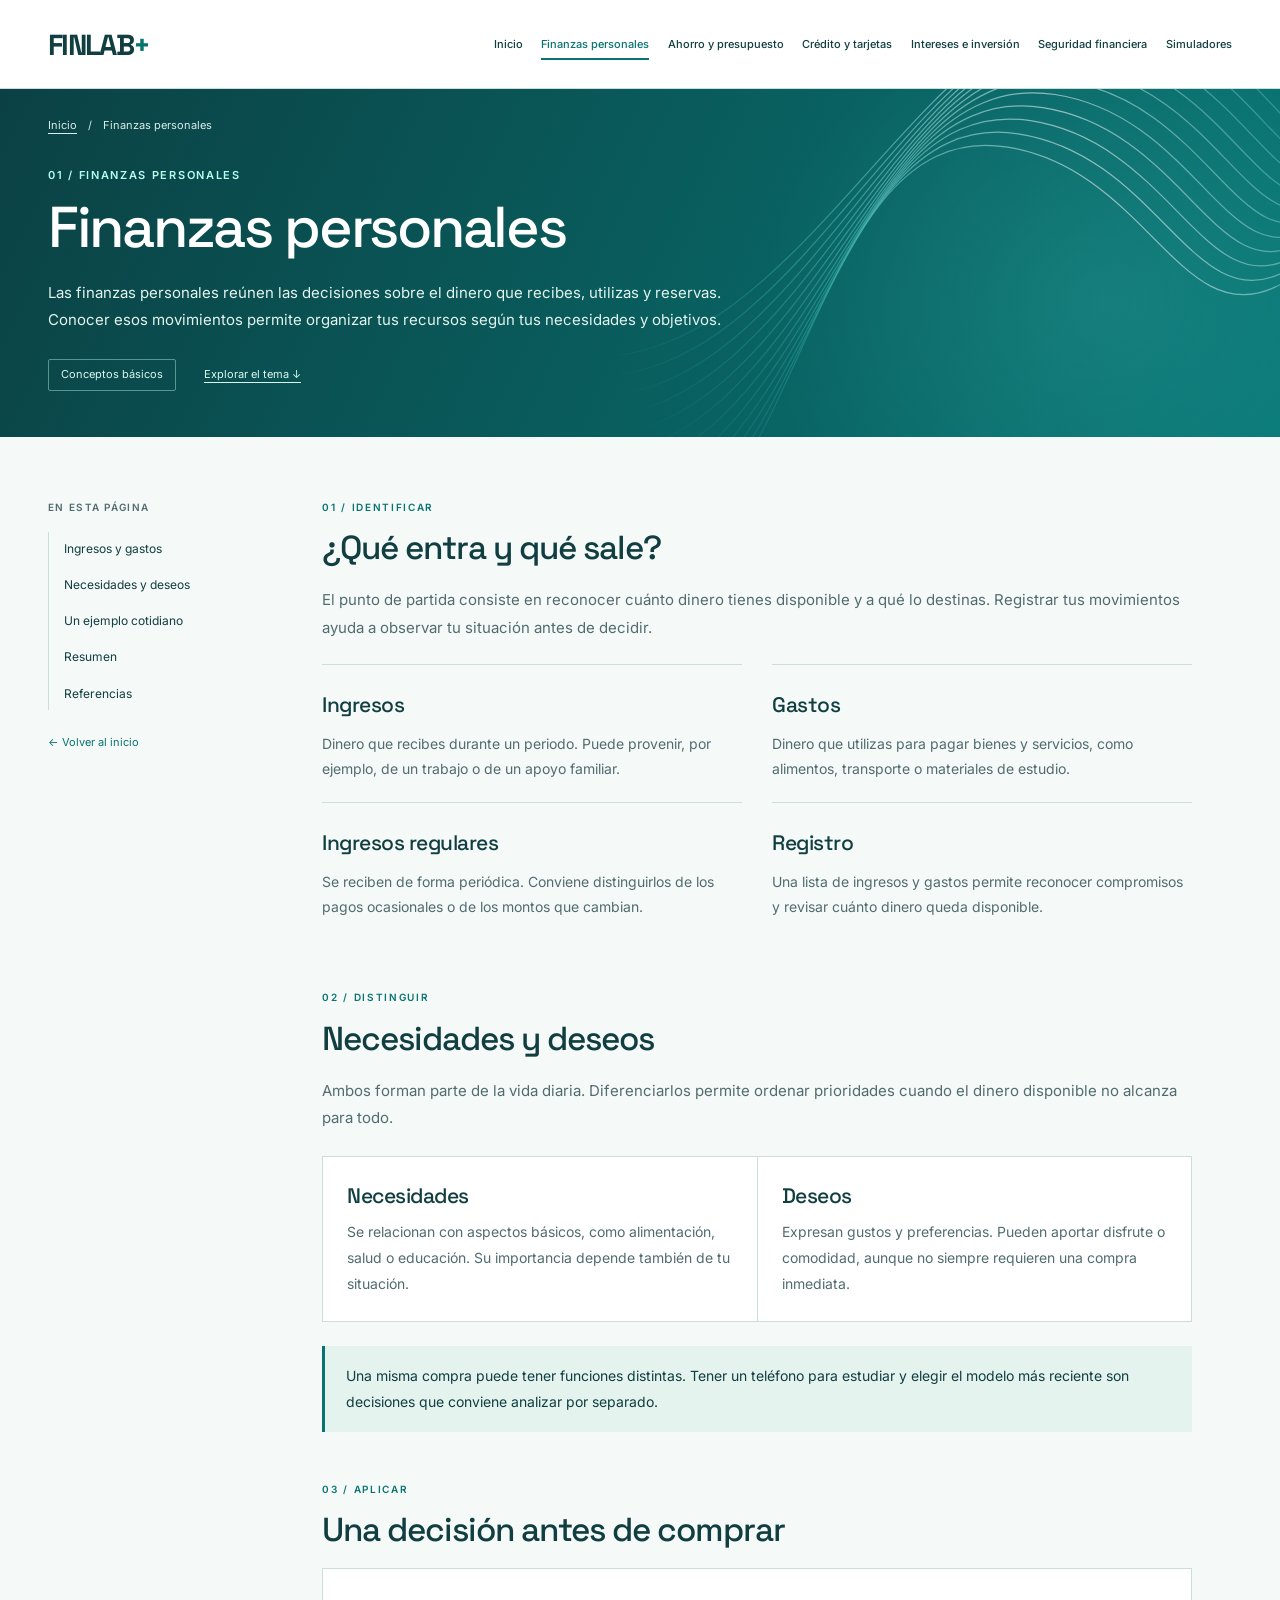
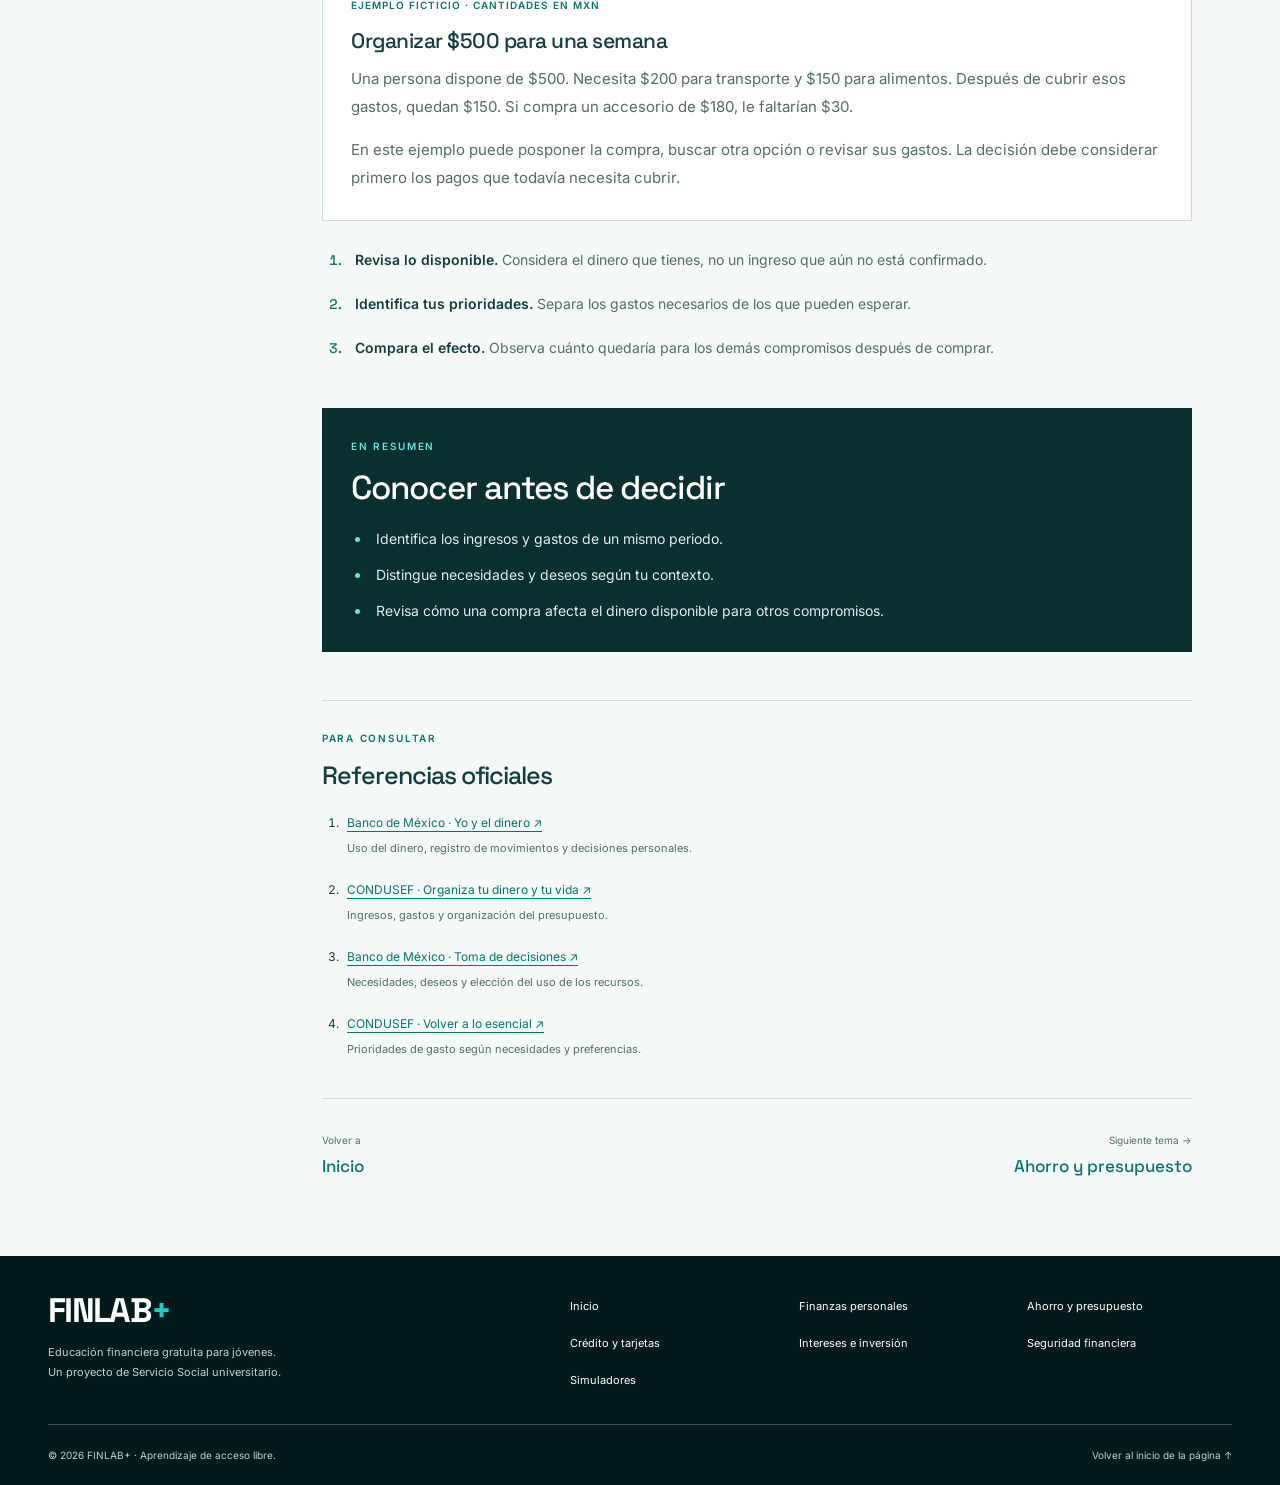
<file: pages/finanzas-personales.html>
<!DOCTYPE html>
<html lang="es-MX">
  <head>
    <meta charset="UTF-8">
    <meta name="viewport" content="width=device-width, initial-scale=1.0">
    <meta name="theme-color" content="#087471">
    <meta name="description" content="Conoce ingresos, gastos, necesidades y deseos con explicaciones y ejemplos cotidianos de finanzas personales.">
    <title>Finanzas personales — FINLAB+</title>
    <link rel="preconnect" href="https://fonts.googleapis.com">
    <link rel="preconnect" href="https://fonts.gstatic.com" crossorigin>
    <link href="https://fonts.googleapis.com/css2?family=Inter:wght@400;500;600&amp;family=Space+Grotesk:wght@400;500;600;700&amp;display=swap" rel="stylesheet">
    <link rel="stylesheet" href="../styles.css">
    <script src="../script.js" defer></script>
  </head>
  <body data-page="finanzas-personales">
    <a class="skip-link" href="#contenido">Saltar al contenido</a>
    <header class="site-header">
      <div class="container header-inner">
        <a class="wordmark" href="../index.html" aria-label="FINLAB+, inicio">FINLAB<span>+</span></a>
        <button class="menu-toggle" type="button" aria-expanded="false" aria-controls="navegacion-principal" hidden><span>Menú</span><span class="menu-symbol" aria-hidden="true"></span></button>
        <nav class="main-nav" id="navegacion-principal" aria-label="Navegación principal">
          <a href="../index.html">Inicio</a>
          <a href="../pages/finanzas-personales.html" aria-current="page">Finanzas personales</a>
          <a href="../pages/ahorro-presupuesto.html">Ahorro y presupuesto</a>
          <a href="../pages/credito-tarjetas.html">Crédito y tarjetas</a>
          <a href="../pages/intereses-inversion.html">Intereses e inversión</a>
          <a href="../pages/seguridad-financiera.html">Seguridad financiera</a>
          <a href="../pages/simuladores.html">Simuladores</a>
        </nav>
      </div>
    </header>
    <main id="contenido" tabindex="-1" class="lesson-main">
  <header class="lesson-hero">
    <div class="container">
      <nav class="breadcrumbs" aria-label="Ruta de navegación"><a href="../index.html">Inicio</a><span aria-hidden="true">/</span><span>Finanzas personales</span></nav>
      <p class="eyebrow">01 / FINANZAS PERSONALES</p>
      <h1>Finanzas personales</h1>
      <p class="lesson-intro">Las finanzas personales reúnen las decisiones sobre el dinero que recibes, utilizas y reservas. Conocer esos movimientos permite organizar tus recursos según tus necesidades y objetivos.</p>
      <div class="lesson-meta"><span>Conceptos básicos</span><a href="#conceptos">Explorar el tema <span aria-hidden="true">↓</span></a></div>
    </div>
  </header>

  <div class="container lesson-layout">
    <aside class="lesson-sidebar">
      <p>EN ESTA PÁGINA</p>
      <nav aria-label="Índice del tema"><a href="#conceptos">Ingresos y gastos</a><a href="#prioridades">Necesidades y deseos</a><a href="#ejemplo">Un ejemplo cotidiano</a><a href="#resumen">Resumen</a><a href="#referencias">Referencias</a></nav>
      <a class="sidebar-home" href="../index.html">← Volver al inicio</a>
    </aside>

    <article class="lesson-content" aria-label="Introducción a las finanzas personales">
      <section id="conceptos">
        <p class="section-kicker">01 / IDENTIFICAR</p>
        <h2>¿Qué entra y qué sale?</h2>
        <p>El punto de partida consiste en reconocer cuánto dinero tienes disponible y a qué lo destinas. Registrar tus movimientos ayuda a observar tu situación antes de decidir.</p>
        <dl class="concept-grid">
          <div><dt>Ingresos</dt><dd>Dinero que recibes durante un periodo. Puede provenir, por ejemplo, de un trabajo o de un apoyo familiar.</dd></div>
          <div><dt>Gastos</dt><dd>Dinero que utilizas para pagar bienes y servicios, como alimentos, transporte o materiales de estudio.</dd></div>
          <div><dt>Ingresos regulares</dt><dd>Se reciben de forma periódica. Conviene distinguirlos de los pagos ocasionales o de los montos que cambian.</dd></div>
          <div><dt>Registro</dt><dd>Una lista de ingresos y gastos permite reconocer compromisos y revisar cuánto dinero queda disponible.</dd></div>
        </dl>
      </section>

      <section id="prioridades">
        <p class="section-kicker">02 / DISTINGUIR</p>
        <h2>Necesidades y deseos</h2>
        <p>Ambos forman parte de la vida diaria. Diferenciarlos permite ordenar prioridades cuando el dinero disponible no alcanza para todo.</p>
        <div class="comparison-grid">
          <section><h3>Necesidades</h3><p>Se relacionan con aspectos básicos, como alimentación, salud o educación. Su importancia depende también de tu situación.</p></section>
          <section><h3>Deseos</h3><p>Expresan gustos y preferencias. Pueden aportar disfrute o comodidad, aunque no siempre requieren una compra inmediata.</p></section>
        </div>
        <div class="callout"><p>Una misma compra puede tener funciones distintas. Tener un teléfono para estudiar y elegir el modelo más reciente son decisiones que conviene analizar por separado.</p></div>
      </section>

      <section id="ejemplo">
        <p class="section-kicker">03 / APLICAR</p>
        <h2>Una decisión antes de comprar</h2>
        <div class="example-panel">
          <p class="example-label">EJEMPLO FICTICIO · CANTIDADES EN MXN</p>
          <h3>Organizar $500 para una semana</h3>
          <p>Una persona dispone de $500. Necesita $200 para transporte y $150 para alimentos. Después de cubrir esos gastos, quedan $150. Si compra un accesorio de $180, le faltarían $30.</p>
          <p>En este ejemplo puede posponer la compra, buscar otra opción o revisar sus gastos. La decisión debe considerar primero los pagos que todavía necesita cubrir.</p>
        </div>
        <ol class="step-list"><li><strong>Revisa lo disponible.</strong> Considera el dinero que tienes, no un ingreso que aún no está confirmado.</li><li><strong>Identifica tus prioridades.</strong> Separa los gastos necesarios de los que pueden esperar.</li><li><strong>Compara el efecto.</strong> Observa cuánto quedaría para los demás compromisos después de comprar.</li></ol>
      </section>

      <section class="summary-box" id="resumen">
        <p class="section-kicker">EN RESUMEN</p><h2>Conocer antes de decidir</h2>
        <ul class="summary-list"><li>Identifica los ingresos y gastos de un mismo periodo.</li><li>Distingue necesidades y deseos según tu contexto.</li><li>Revisa cómo una compra afecta el dinero disponible para otros compromisos.</li></ul>
      </section>

      <section class="references" id="referencias">
        <p class="section-kicker">PARA CONSULTAR</p><h2>Referencias oficiales</h2>
        <ol class="reference-list">
          <li><a href="https://educa.banxico.org.mx/yo-y-el-dinero/" target="_blank" rel="noopener noreferrer">Banco de México · Yo y el dinero <span aria-hidden="true">↗</span><span class="sr-only"> (abre en otra pestaña)</span></a><p>Uso del dinero, registro de movimientos y decisiones personales.</p></li>
          <li><a href="https://www.gob.mx/condusef/articulos/organiza-tu-dinero-y-tu-vida?idiom=es" target="_blank" rel="noopener noreferrer">CONDUSEF · Organiza tu dinero y tu vida <span aria-hidden="true">↗</span><span class="sr-only"> (abre en otra pestaña)</span></a><p>Ingresos, gastos y organización del presupuesto.</p></li>
          <li><a href="https://educa.banxico.org.mx/yo-y-el-dinero/toma-de-decisiones/toma-decisiones.html" target="_blank" rel="noopener noreferrer">Banco de México · Toma de decisiones <span aria-hidden="true">↗</span><span class="sr-only"> (abre en otra pestaña)</span></a><p>Necesidades, deseos y elección del uso de los recursos.</p></li>
          <li><a href="https://revista.condusef.gob.mx/usuario-inteligente/ponlo-en-la-balanza/2026/01/volver-a-lo-esencial/" target="_blank" rel="noopener noreferrer">CONDUSEF · Volver a lo esencial <span aria-hidden="true">↗</span><span class="sr-only"> (abre en otra pestaña)</span></a><p>Prioridades de gasto según necesidades y preferencias.</p></li>
        </ol>
      </section>

      <nav class="lesson-pagination" aria-label="Continuar aprendiendo"><a href="../index.html"><span>Volver a</span><strong>Inicio</strong></a><a href="ahorro-presupuesto.html"><span>Siguiente tema →</span><strong>Ahorro y presupuesto</strong></a></nav>
    </article>
  </div>
</main>

    <footer class="site-footer">
      <div class="container">
        <div class="footer-main">
          <div><a class="wordmark footer-wordmark" href="../index.html" aria-label="FINLAB+, volver al inicio">FINLAB<span>+</span></a><p>Educación financiera gratuita para jóvenes.<br>Un proyecto de Servicio Social universitario.</p></div>
          <nav class="footer-nav" aria-label="Navegación del pie de página"><a href="../index.html">Inicio</a><a href="../pages/finanzas-personales.html">Finanzas personales</a><a href="../pages/ahorro-presupuesto.html">Ahorro y presupuesto</a><a href="../pages/credito-tarjetas.html">Crédito y tarjetas</a><a href="../pages/intereses-inversion.html">Intereses e inversión</a><a href="../pages/seguridad-financiera.html">Seguridad financiera</a><a href="../pages/simuladores.html">Simuladores</a></nav>
        </div>
        <div class="footer-bottom"><p>© 2026 FINLAB+ · Aprendizaje de acceso libre.</p><a href="#contenido">Volver al inicio de la página <span aria-hidden="true">↑</span></a></div>
      </div>
    </footer>
  </body>
</html>
</file>
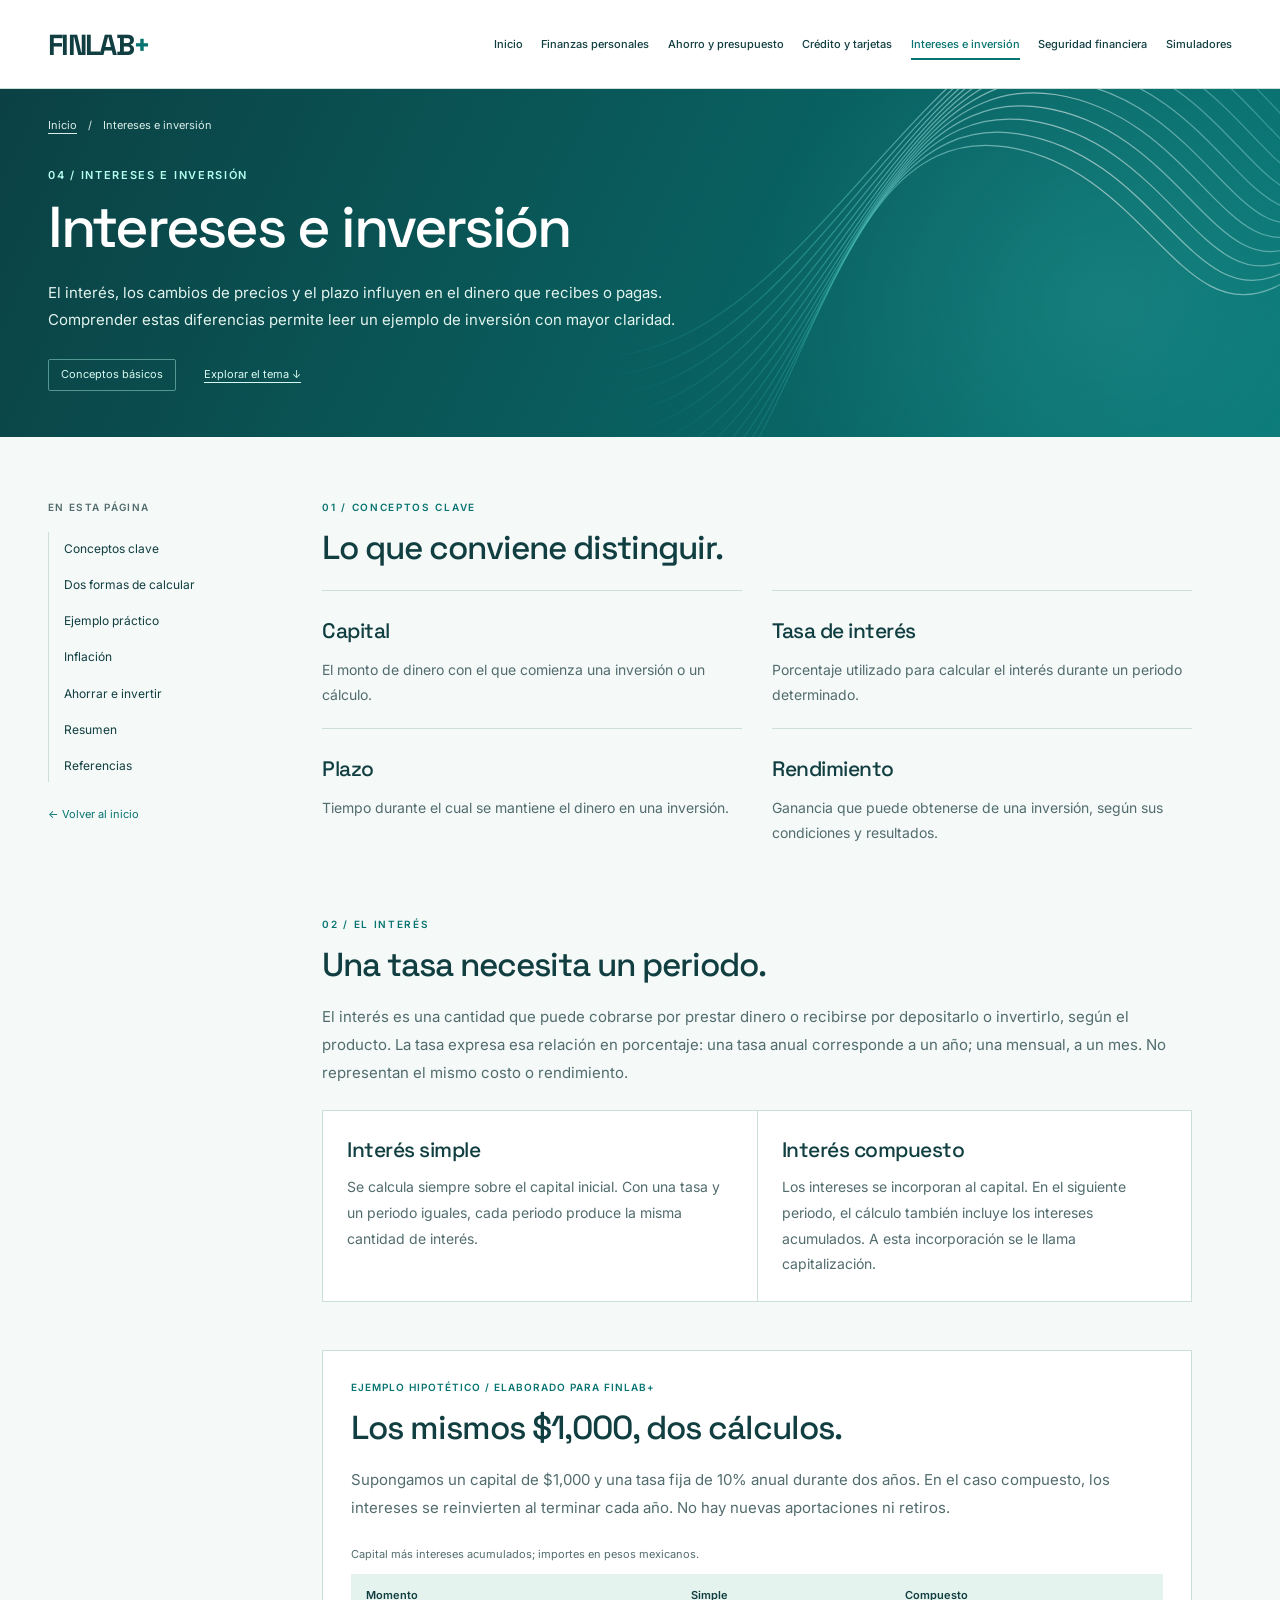
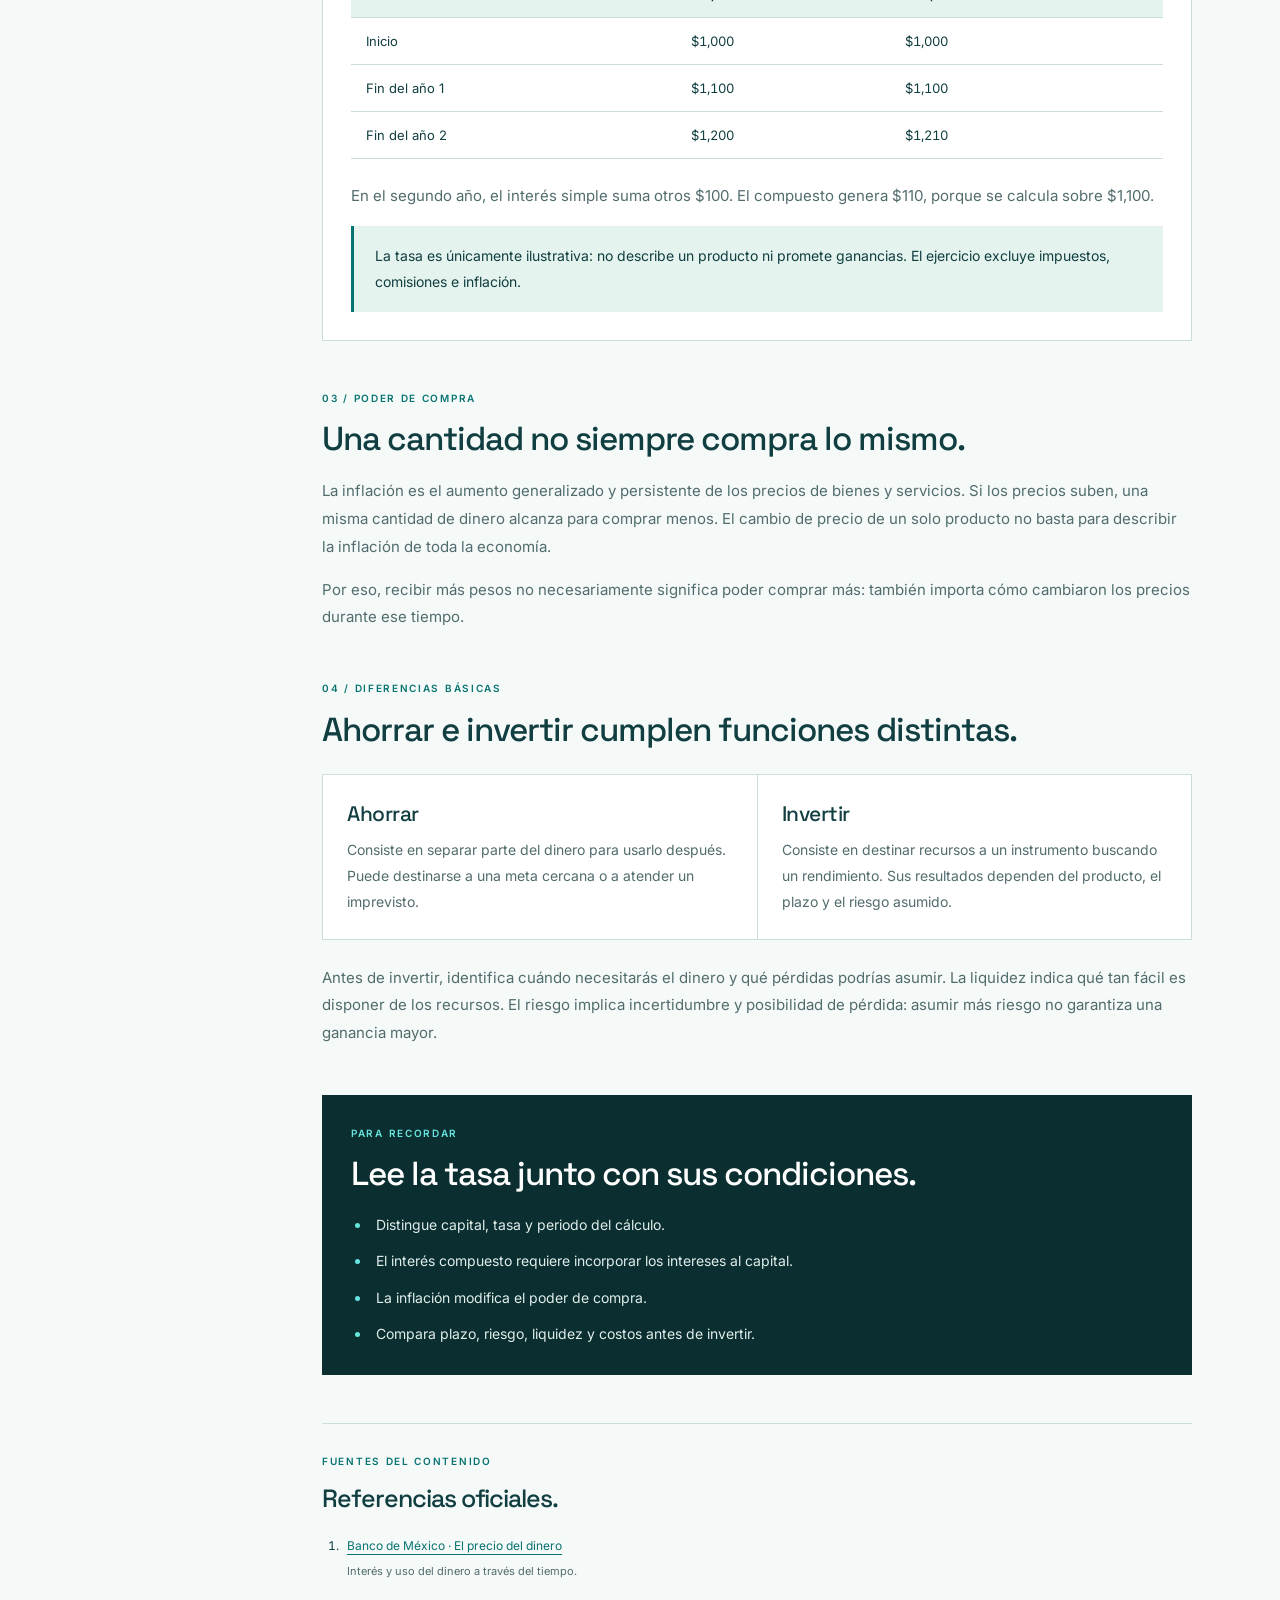
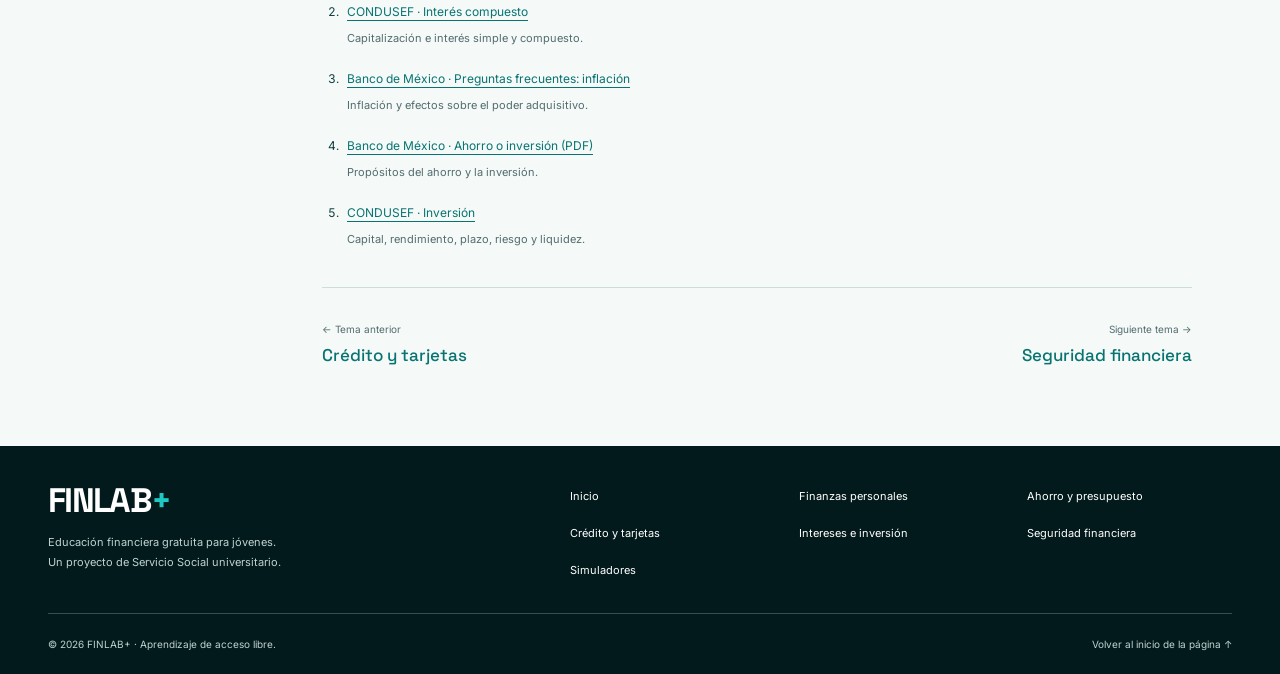
<file: pages/intereses-inversion.html>
<!DOCTYPE html>
<html lang="es-MX">
  <head>
    <meta charset="UTF-8">
    <meta name="viewport" content="width=device-width, initial-scale=1.0">
    <meta name="theme-color" content="#087471">
    <meta name="description" content="Comprende el interés simple y compuesto, la inflación y las diferencias entre ahorrar e invertir.">
    <title>Intereses e inversión — FINLAB+</title>
    <link rel="preconnect" href="https://fonts.googleapis.com">
    <link rel="preconnect" href="https://fonts.gstatic.com" crossorigin>
    <link href="https://fonts.googleapis.com/css2?family=Inter:wght@400;500;600&amp;family=Space+Grotesk:wght@400;500;600;700&amp;display=swap" rel="stylesheet">
    <link rel="stylesheet" href="../styles.css">
    <script src="../script.js" defer></script>
  </head>
  <body data-page="intereses-inversion">
    <a class="skip-link" href="#contenido">Saltar al contenido</a>
    <header class="site-header">
      <div class="container header-inner">
        <a class="wordmark" href="../index.html" aria-label="FINLAB+, inicio">FINLAB<span>+</span></a>
        <button class="menu-toggle" type="button" aria-expanded="false" aria-controls="navegacion-principal" hidden><span>Menú</span><span class="menu-symbol" aria-hidden="true"></span></button>
        <nav class="main-nav" id="navegacion-principal" aria-label="Navegación principal">
          <a href="../index.html">Inicio</a>
          <a href="../pages/finanzas-personales.html">Finanzas personales</a>
          <a href="../pages/ahorro-presupuesto.html">Ahorro y presupuesto</a>
          <a href="../pages/credito-tarjetas.html">Crédito y tarjetas</a>
          <a href="../pages/intereses-inversion.html" aria-current="page">Intereses e inversión</a>
          <a href="../pages/seguridad-financiera.html">Seguridad financiera</a>
          <a href="../pages/simuladores.html">Simuladores</a>
        </nav>
      </div>
    </header>
    <main id="contenido" tabindex="-1" class="lesson-main">
  <header class="lesson-hero">
    <div class="container">
      <nav class="breadcrumbs" aria-label="Ruta de navegación"><a href="../index.html">Inicio</a><span aria-hidden="true">/</span><span>Intereses e inversión</span></nav>
      <p class="eyebrow">04 / INTERESES E INVERSIÓN</p>
      <h1>Intereses e inversión</h1>
      <p class="lesson-intro">El interés, los cambios de precios y el plazo influyen en el dinero que recibes o pagas. Comprender estas diferencias permite leer un ejemplo de inversión con mayor claridad.</p>
      <div class="lesson-meta"><span>Conceptos básicos</span><a href="#conceptos">Explorar el tema <span aria-hidden="true">↓</span></a></div>
    </div>
  </header>
  <div class="container lesson-layout">
    <aside class="lesson-sidebar">
      <p>EN ESTA PÁGINA</p>
      <nav aria-label="Índice del tema"><a href="#conceptos">Conceptos clave</a><a href="#interes">Dos formas de calcular</a><a href="#ejemplo">Ejemplo práctico</a><a href="#inflacion">Inflación</a><a href="#ahorrar-invertir">Ahorrar e invertir</a><a href="#resumen">Resumen</a><a href="#referencias">Referencias</a></nav>
      <a class="sidebar-home" href="../index.html">← Volver al inicio</a>
    </aside>
    <article class="lesson-content" aria-label="Introducción a los intereses y la inversión">
      <section id="conceptos">
        <p class="section-kicker">01 / CONCEPTOS CLAVE</p>
        <h2>Lo que conviene distinguir.</h2>
        <dl class="concept-grid">
          <div><dt>Capital</dt><dd>El monto de dinero con el que comienza una inversión o un cálculo.</dd></div>
          <div><dt>Tasa de interés</dt><dd>Porcentaje utilizado para calcular el interés durante un periodo determinado.</dd></div>
          <div><dt>Plazo</dt><dd>Tiempo durante el cual se mantiene el dinero en una inversión.</dd></div>
          <div><dt>Rendimiento</dt><dd>Ganancia que puede obtenerse de una inversión, según sus condiciones y resultados.</dd></div>
        </dl>
      </section>
      <section id="interes">
        <p class="section-kicker">02 / EL INTERÉS</p>
        <h2>Una tasa necesita un periodo.</h2>
        <p>El interés es una cantidad que puede cobrarse por prestar dinero o recibirse por depositarlo o invertirlo, según el producto. La tasa expresa esa relación en porcentaje: una tasa anual corresponde a un año; una mensual, a un mes. No representan el mismo costo o rendimiento.</p>
        <div class="comparison-grid">
          <section><h3>Interés simple</h3><p>Se calcula siempre sobre el capital inicial. Con una tasa y un periodo iguales, cada periodo produce la misma cantidad de interés.</p></section>
          <section><h3>Interés compuesto</h3><p>Los intereses se incorporan al capital. En el siguiente periodo, el cálculo también incluye los intereses acumulados. A esta incorporación se le llama capitalización.</p></section>
        </div>
      </section>
      <section id="ejemplo" class="example-panel">
        <p class="example-label">EJEMPLO HIPOTÉTICO / ELABORADO PARA FINLAB+</p>
        <h2>Los mismos $1,000, dos cálculos.</h2>
        <p>Supongamos un capital de $1,000 y una tasa fija de 10% anual durante dos años. En el caso compuesto, los intereses se reinvierten al terminar cada año. No hay nuevas aportaciones ni retiros.</p>
        <div class="table-wrap" role="region" aria-label="Tabla de consulta" tabindex="0">
          <table class="data-table">
            <caption>Capital más intereses acumulados; importes en pesos mexicanos.</caption>
            <thead><tr><th scope="col">Momento</th><th scope="col">Simple</th><th scope="col">Compuesto</th></tr></thead>
            <tbody><tr><th scope="row">Inicio</th><td>$1,000</td><td>$1,000</td></tr><tr><th scope="row">Fin del año 1</th><td>$1,100</td><td>$1,100</td></tr><tr><th scope="row">Fin del año 2</th><td>$1,200</td><td>$1,210</td></tr></tbody>
          </table>
        </div>
        <p>En el segundo año, el interés simple suma otros $100. El compuesto genera $110, porque se calcula sobre $1,100.</p>
        <p class="callout">La tasa es únicamente ilustrativa: no describe un producto ni promete ganancias. El ejercicio excluye impuestos, comisiones e inflación.</p>
      </section>
      <section id="inflacion">
        <p class="section-kicker">03 / PODER DE COMPRA</p>
        <h2>Una cantidad no siempre compra lo mismo.</h2>
        <p>La inflación es el aumento generalizado y persistente de los precios de bienes y servicios. Si los precios suben, una misma cantidad de dinero alcanza para comprar menos. El cambio de precio de un solo producto no basta para describir la inflación de toda la economía.</p>
        <p>Por eso, recibir más pesos no necesariamente significa poder comprar más: también importa cómo cambiaron los precios durante ese tiempo.</p>
      </section>
      <section id="ahorrar-invertir">
        <p class="section-kicker">04 / DIFERENCIAS BÁSICAS</p>
        <h2>Ahorrar e invertir cumplen funciones distintas.</h2>
        <div class="comparison-grid">
          <section><h3>Ahorrar</h3><p>Consiste en separar parte del dinero para usarlo después. Puede destinarse a una meta cercana o a atender un imprevisto.</p></section>
          <section><h3>Invertir</h3><p>Consiste en destinar recursos a un instrumento buscando un rendimiento. Sus resultados dependen del producto, el plazo y el riesgo asumido.</p></section>
        </div>
        <p>Antes de invertir, identifica cuándo necesitarás el dinero y qué pérdidas podrías asumir. La liquidez indica qué tan fácil es disponer de los recursos. El riesgo implica incertidumbre y posibilidad de pérdida: asumir más riesgo no garantiza una ganancia mayor.</p>
      </section>
      <section id="resumen" class="summary-box">
        <p class="section-kicker">PARA RECORDAR</p>
        <h2>Lee la tasa junto con sus condiciones.</h2>
        <ul class="summary-list"><li>Distingue capital, tasa y periodo del cálculo.</li><li>El interés compuesto requiere incorporar los intereses al capital.</li><li>La inflación modifica el poder de compra.</li><li>Compara plazo, riesgo, liquidez y costos antes de invertir.</li></ul>
      </section>
      <section id="referencias" class="references">
        <p class="section-kicker">FUENTES DEL CONTENIDO</p>
        <h2>Referencias oficiales.</h2>
        <ol class="reference-list">
          <li><a href="https://educa.banxico.org.mx/yo-y-la-economia/el-dinero/5/el-precio-del-dinero.html" target="_blank" rel="noopener noreferrer">Banco de México · El precio del dinero<span class="sr-only"> (abre en otra pestaña)</span></a><p>Interés y uso del dinero a través del tiempo.</p></li>
          <li><a href="https://revista.condusef.gob.mx/inversion/2022/06/interes-compuesto/" target="_blank" rel="noopener noreferrer">CONDUSEF · Interés compuesto<span class="sr-only"> (abre en otra pestaña)</span></a><p>Capitalización e interés simple y compuesto.</p></li>
          <li><a href="https://www.banxico.org.mx/footer-es/preguntas-frecuentes-dudas-ba.html" target="_blank" rel="noopener noreferrer">Banco de México · Preguntas frecuentes: inflación<span class="sr-only"> (abre en otra pestaña)</span></a><p>Inflación y efectos sobre el poder adquisitivo.</p></li>
          <li><a href="https://educa.banxico.org.mx/recursos/pdf/%7B535E8882-4F39-03BC-4410-541F2D4BE0C3%7D.pdf" target="_blank" rel="noopener noreferrer">Banco de México · Ahorro o inversión (PDF)<span class="sr-only"> (abre en otra pestaña)</span></a><p>Propósitos del ahorro y la inversión.</p></li>
          <li><a href="https://webappsos.condusef.gob.mx/EducaTuCartera/inversion.html" target="_blank" rel="noopener noreferrer">CONDUSEF · Inversión<span class="sr-only"> (abre en otra pestaña)</span></a><p>Capital, rendimiento, plazo, riesgo y liquidez.</p></li>
        </ol>
      </section>
      <nav class="lesson-pagination" aria-label="Continuar entre temas"><a href="credito-tarjetas.html"><span>← Tema anterior</span><strong>Crédito y tarjetas</strong></a><a href="seguridad-financiera.html"><span>Siguiente tema →</span><strong>Seguridad financiera</strong></a></nav>
    </article>
  </div>
</main>

    <footer class="site-footer">
      <div class="container">
        <div class="footer-main">
          <div><a class="wordmark footer-wordmark" href="../index.html" aria-label="FINLAB+, volver al inicio">FINLAB<span>+</span></a><p>Educación financiera gratuita para jóvenes.<br>Un proyecto de Servicio Social universitario.</p></div>
          <nav class="footer-nav" aria-label="Navegación del pie de página"><a href="../index.html">Inicio</a><a href="../pages/finanzas-personales.html">Finanzas personales</a><a href="../pages/ahorro-presupuesto.html">Ahorro y presupuesto</a><a href="../pages/credito-tarjetas.html">Crédito y tarjetas</a><a href="../pages/intereses-inversion.html">Intereses e inversión</a><a href="../pages/seguridad-financiera.html">Seguridad financiera</a><a href="../pages/simuladores.html">Simuladores</a></nav>
        </div>
        <div class="footer-bottom"><p>© 2026 FINLAB+ · Aprendizaje de acceso libre.</p><a href="#contenido">Volver al inicio de la página <span aria-hidden="true">↑</span></a></div>
      </div>
    </footer>
  </body>
</html>
</file>
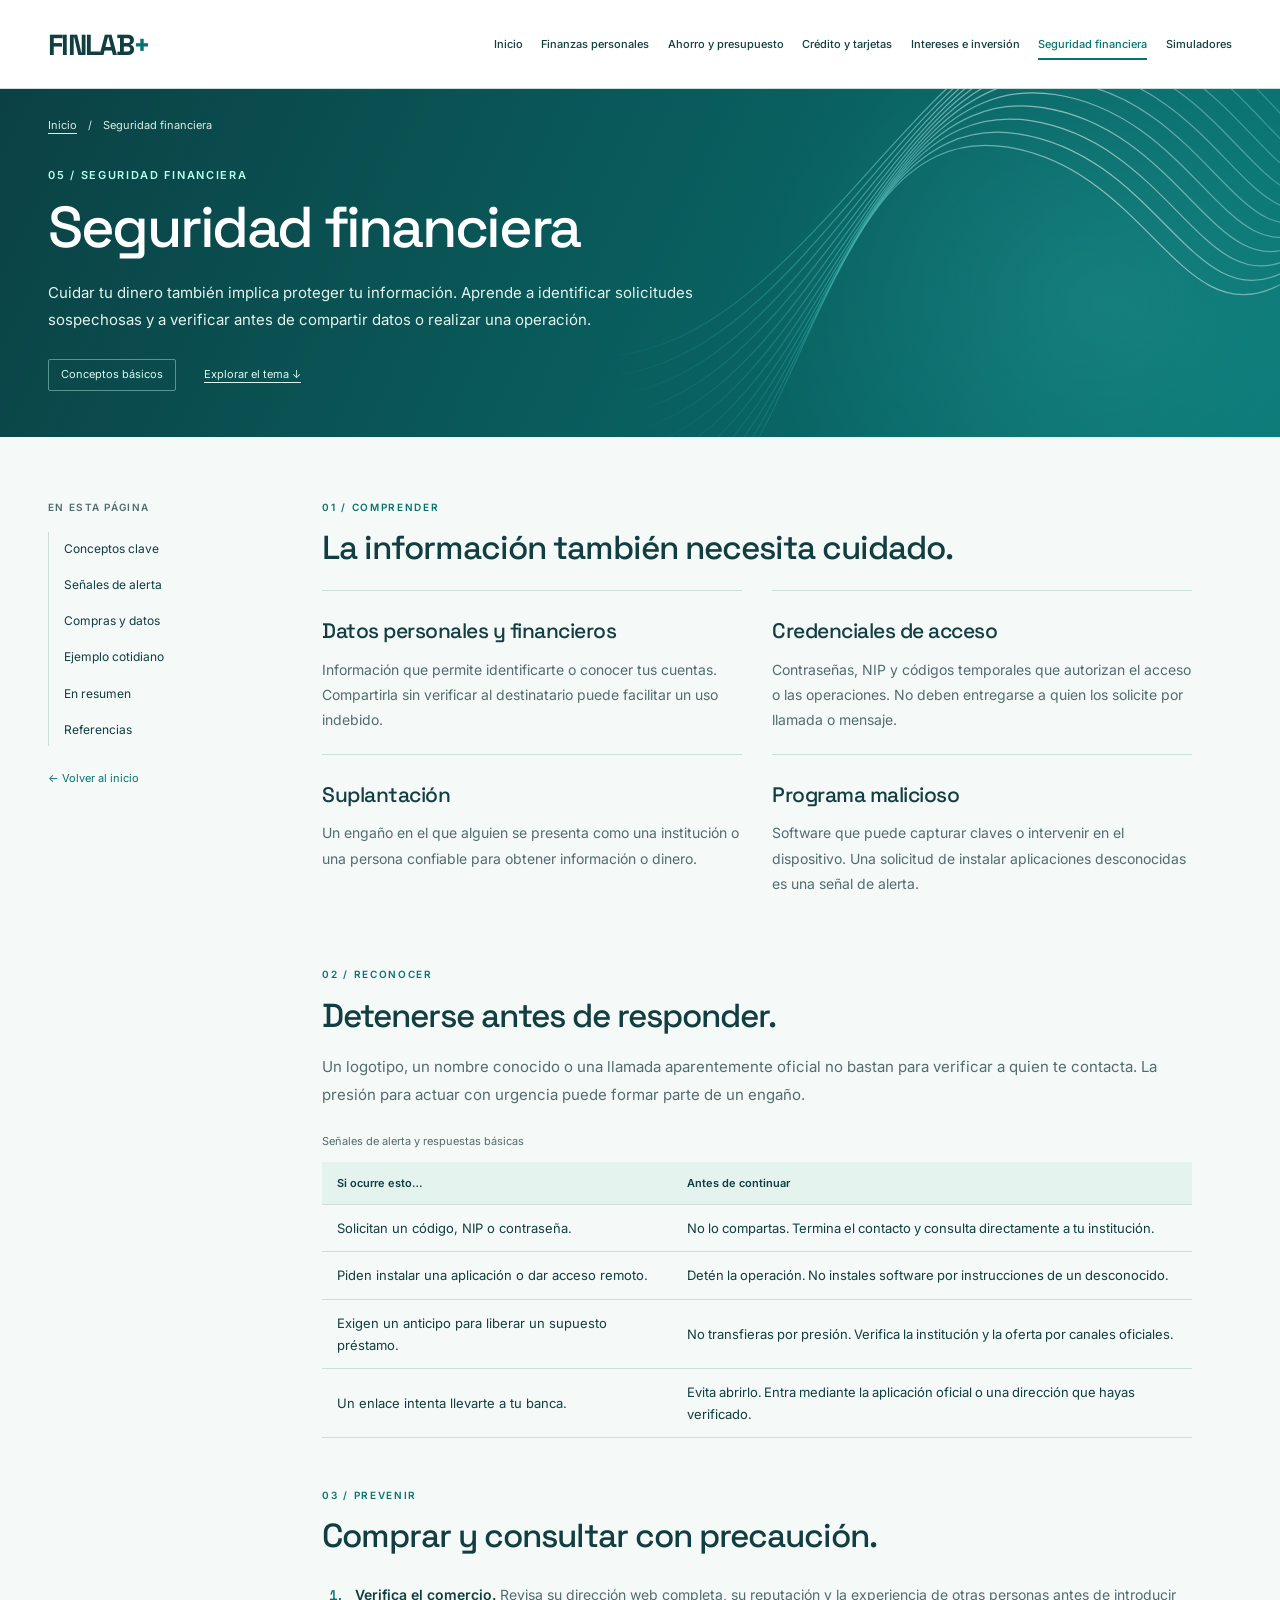
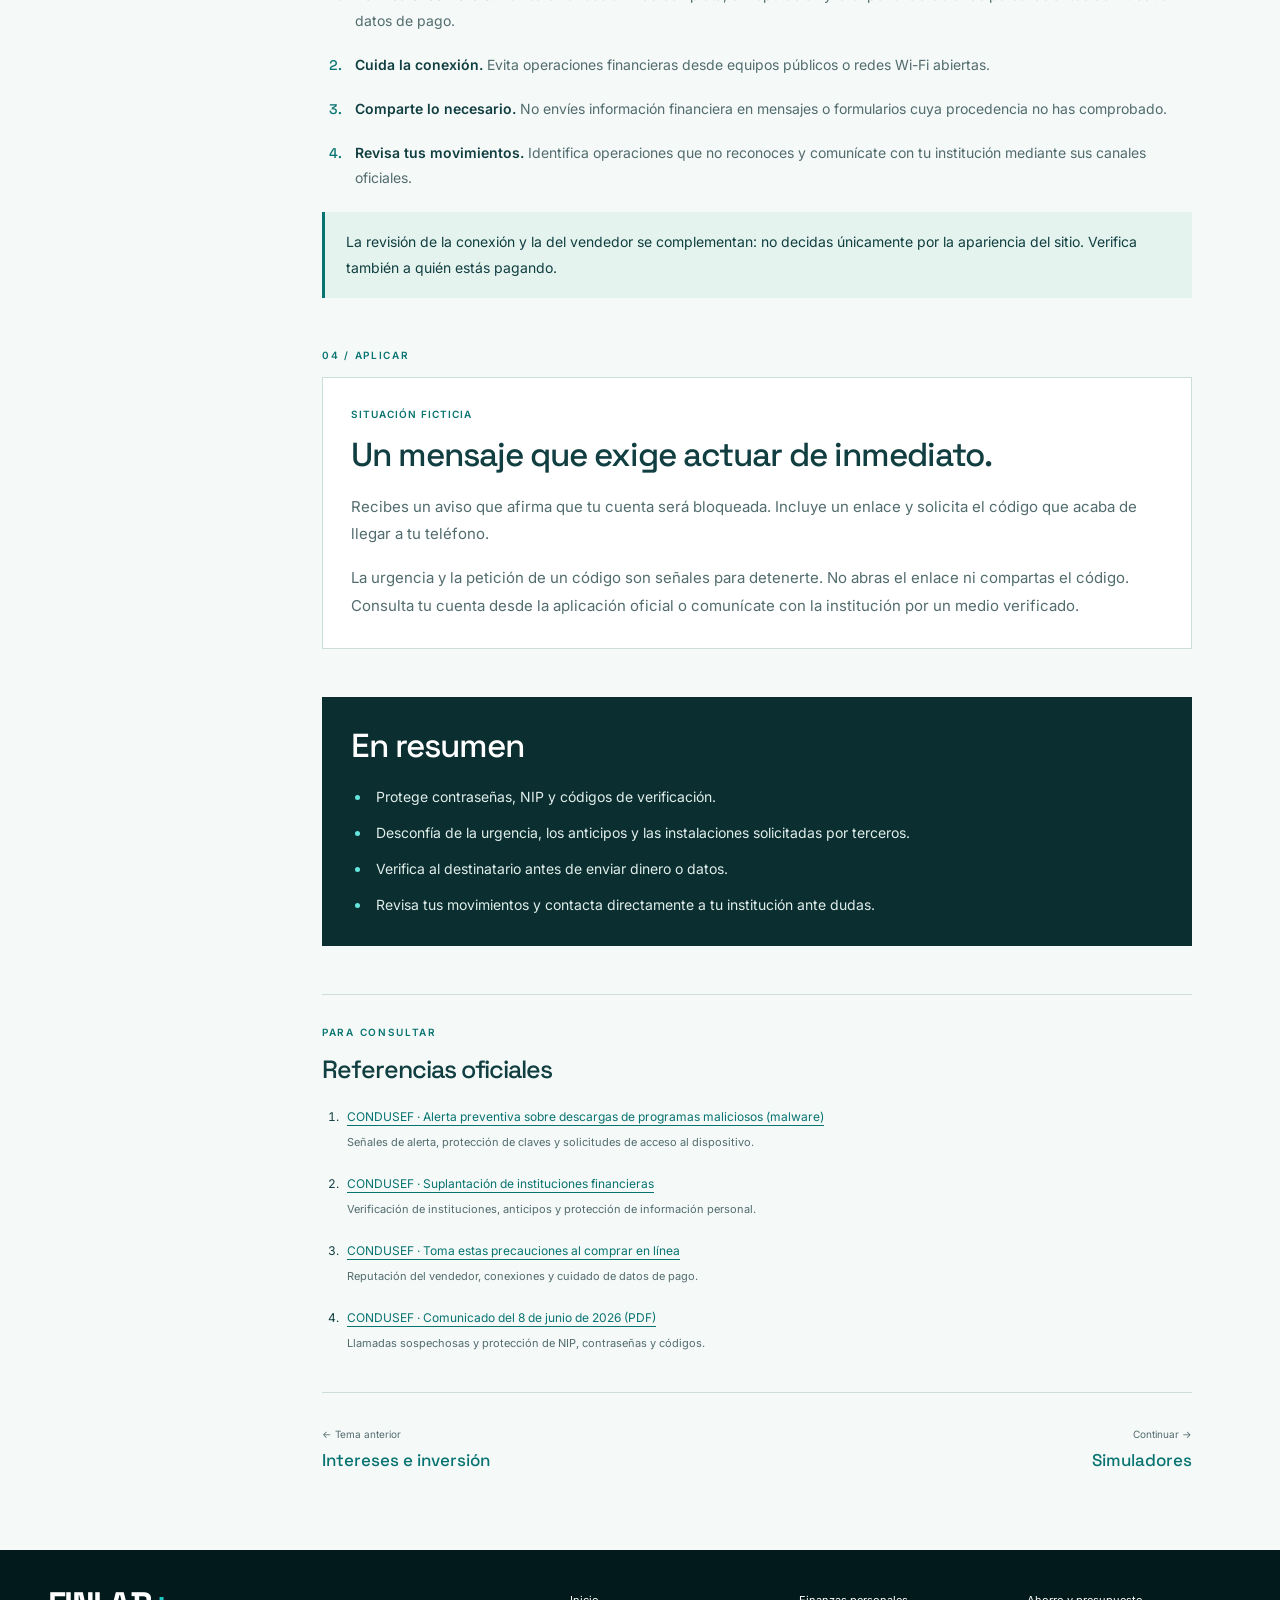
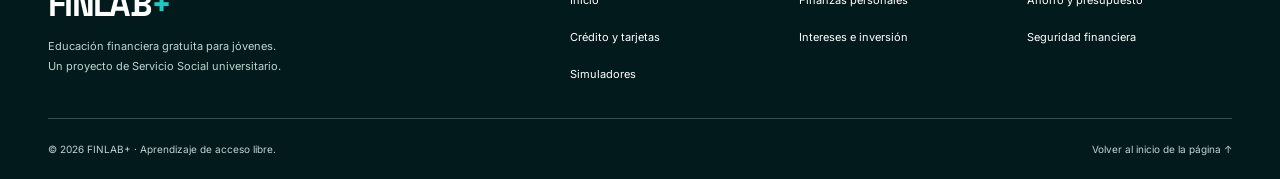
<file: pages/seguridad-financiera.html>
<!DOCTYPE html>
<html lang="es-MX">
  <head>
    <meta charset="UTF-8">
    <meta name="viewport" content="width=device-width, initial-scale=1.0">
    <meta name="theme-color" content="#087471">
    <meta name="description" content="Conceptos y recomendaciones para cuidar tus datos, identificar señales de fraude y comprar con precaución.">
    <title>Seguridad financiera — FINLAB+</title>
    <link rel="preconnect" href="https://fonts.googleapis.com">
    <link rel="preconnect" href="https://fonts.gstatic.com" crossorigin>
    <link href="https://fonts.googleapis.com/css2?family=Inter:wght@400;500;600&amp;family=Space+Grotesk:wght@400;500;600;700&amp;display=swap" rel="stylesheet">
    <link rel="stylesheet" href="../styles.css">
    <script src="../script.js" defer></script>
  </head>
  <body data-page="seguridad-financiera">
    <a class="skip-link" href="#contenido">Saltar al contenido</a>
    <header class="site-header">
      <div class="container header-inner">
        <a class="wordmark" href="../index.html" aria-label="FINLAB+, inicio">FINLAB<span>+</span></a>
        <button class="menu-toggle" type="button" aria-expanded="false" aria-controls="navegacion-principal" hidden><span>Menú</span><span class="menu-symbol" aria-hidden="true"></span></button>
        <nav class="main-nav" id="navegacion-principal" aria-label="Navegación principal">
          <a href="../index.html">Inicio</a>
          <a href="../pages/finanzas-personales.html">Finanzas personales</a>
          <a href="../pages/ahorro-presupuesto.html">Ahorro y presupuesto</a>
          <a href="../pages/credito-tarjetas.html">Crédito y tarjetas</a>
          <a href="../pages/intereses-inversion.html">Intereses e inversión</a>
          <a href="../pages/seguridad-financiera.html" aria-current="page">Seguridad financiera</a>
          <a href="../pages/simuladores.html">Simuladores</a>
        </nav>
      </div>
    </header>
    <main id="contenido" tabindex="-1" class="lesson-main">
  <header class="lesson-hero">
    <div class="container">
      <nav class="breadcrumbs" aria-label="Ruta de navegación"><a href="../index.html">Inicio</a><span aria-hidden="true">/</span><span>Seguridad financiera</span></nav>
      <p class="eyebrow">05 / SEGURIDAD FINANCIERA</p>
      <h1>Seguridad financiera</h1>
      <p class="lesson-intro">Cuidar tu dinero también implica proteger tu información. Aprende a identificar solicitudes sospechosas y a verificar antes de compartir datos o realizar una operación.</p>
      <div class="lesson-meta"><span>Conceptos básicos</span><a href="#conceptos">Explorar el tema <span aria-hidden="true">↓</span></a></div>
    </div>
  </header>
  <div class="container lesson-layout">
    <aside class="lesson-sidebar">
      <p>EN ESTA PÁGINA</p>
      <nav aria-label="Índice del tema"><a href="#conceptos">Conceptos clave</a><a href="#alertas">Señales de alerta</a><a href="#compras">Compras y datos</a><a href="#ejemplo">Ejemplo cotidiano</a><a href="#resumen">En resumen</a><a href="#referencias">Referencias</a></nav>
      <a class="sidebar-home" href="../index.html">← Volver al inicio</a>
    </aside>
    <article class="lesson-content" aria-label="Introducción a la seguridad financiera">
      <section id="conceptos">
        <p class="section-kicker">01 / COMPRENDER</p>
        <h2>La información también necesita cuidado.</h2>
        <dl class="concept-grid">
          <div><dt>Datos personales y financieros</dt><dd>Información que permite identificarte o conocer tus cuentas. Compartirla sin verificar al destinatario puede facilitar un uso indebido.</dd></div>
          <div><dt>Credenciales de acceso</dt><dd>Contraseñas, NIP y códigos temporales que autorizan el acceso o las operaciones. No deben entregarse a quien los solicite por llamada o mensaje.</dd></div>
          <div><dt>Suplantación</dt><dd>Un engaño en el que alguien se presenta como una institución o una persona confiable para obtener información o dinero.</dd></div>
          <div><dt>Programa malicioso</dt><dd>Software que puede capturar claves o intervenir en el dispositivo. Una solicitud de instalar aplicaciones desconocidas es una señal de alerta.</dd></div>
        </dl>
      </section>
      <section id="alertas">
        <p class="section-kicker">02 / RECONOCER</p>
        <h2>Detenerse antes de responder.</h2>
        <p>Un logotipo, un nombre conocido o una llamada aparentemente oficial no bastan para verificar a quien te contacta. La presión para actuar con urgencia puede formar parte de un engaño.</p>
        <div class="table-wrap" role="region" aria-label="Tabla de consulta" tabindex="0">
          <table class="data-table">
            <caption>Señales de alerta y respuestas básicas</caption>
            <thead><tr><th scope="col">Si ocurre esto…</th><th scope="col">Antes de continuar</th></tr></thead>
            <tbody>
              <tr><th scope="row">Solicitan un código, NIP o contraseña.</th><td>No lo compartas. Termina el contacto y consulta directamente a tu institución.</td></tr>
              <tr><th scope="row">Piden instalar una aplicación o dar acceso remoto.</th><td>Detén la operación. No instales software por instrucciones de un desconocido.</td></tr>
              <tr><th scope="row">Exigen un anticipo para liberar un supuesto préstamo.</th><td>No transfieras por presión. Verifica la institución y la oferta por canales oficiales.</td></tr>
              <tr><th scope="row">Un enlace intenta llevarte a tu banca.</th><td>Evita abrirlo. Entra mediante la aplicación oficial o una dirección que hayas verificado.</td></tr>
            </tbody>
          </table>
        </div>
      </section>
      <section id="compras">
        <p class="section-kicker">03 / PREVENIR</p>
        <h2>Comprar y consultar con precaución.</h2>
        <ol class="step-list"><li><strong>Verifica el comercio.</strong> Revisa su dirección web completa, su reputación y la experiencia de otras personas antes de introducir datos de pago.</li><li><strong>Cuida la conexión.</strong> Evita operaciones financieras desde equipos públicos o redes Wi-Fi abiertas.</li><li><strong>Comparte lo necesario.</strong> No envíes información financiera en mensajes o formularios cuya procedencia no has comprobado.</li><li><strong>Revisa tus movimientos.</strong> Identifica operaciones que no reconoces y comunícate con tu institución mediante sus canales oficiales.</li></ol>
        <div class="callout"><p>La revisión de la conexión y la del vendedor se complementan: no decidas únicamente por la apariencia del sitio. Verifica también a quién estás pagando.</p></div>
      </section>
      <section id="ejemplo">
        <p class="section-kicker">04 / APLICAR</p>
        <div class="example-panel">
          <p class="example-label">SITUACIÓN FICTICIA</p>
          <h2>Un mensaje que exige actuar de inmediato.</h2>
          <p>Recibes un aviso que afirma que tu cuenta será bloqueada. Incluye un enlace y solicita el código que acaba de llegar a tu teléfono.</p>
          <p>La urgencia y la petición de un código son señales para detenerte. No abras el enlace ni compartas el código. Consulta tu cuenta desde la aplicación oficial o comunícate con la institución por un medio verificado.</p>
        </div>
      </section>
      <section class="summary-box" id="resumen">
        <h2>En resumen</h2>
        <ul class="summary-list"><li>Protege contraseñas, NIP y códigos de verificación.</li><li>Desconfía de la urgencia, los anticipos y las instalaciones solicitadas por terceros.</li><li>Verifica al destinatario antes de enviar dinero o datos.</li><li>Revisa tus movimientos y contacta directamente a tu institución ante dudas.</li></ul>
      </section>
      <section class="references" id="referencias">
        <p class="section-kicker">PARA CONSULTAR</p>
        <h2>Referencias oficiales</h2>
        <ol class="reference-list">
          <li><a href="https://www.gob.mx/condusef/prensa/alerta-preventiva-sobre-descargas-de-programas-maliciosos-malware-conocimiento-y-prevencion-la-mejor-defensa-del-usuario" target="_blank" rel="noopener noreferrer">CONDUSEF · Alerta preventiva sobre descargas de programas maliciosos (malware)<span class="sr-only"> (abre en otra pestaña)</span></a><p>Señales de alerta, protección de claves y solicitudes de acceso al dispositivo.</p></li>
          <li><a href="https://www.gob.mx/condusef/articulos/condusef-informa-actualizacion-sobre-el-modus-operandi-de-los-suplantadores-de-instituciones-financieras" target="_blank" rel="noopener noreferrer">CONDUSEF · Suplantación de instituciones financieras<span class="sr-only"> (abre en otra pestaña)</span></a><p>Verificación de instituciones, anticipos y protección de información personal.</p></li>
          <li><a href="https://revista.condusef.gob.mx/usuario-inteligente/a-tu-favor/2024/06/toma-estas-precauciones-al-comprar-en-linea/" target="_blank" rel="noopener noreferrer">CONDUSEF · Toma estas precauciones al comprar en línea<span class="sr-only"> (abre en otra pestaña)</span></a><p>Reputación del vendedor, conexiones y cuidado de datos de pago.</p></li>
          <li><a href="https://www.condusef.gob.mx/documentos/prensa/Comunicado%20084.pdf" target="_blank" rel="noopener noreferrer">CONDUSEF · Comunicado del 8 de junio de 2026 (PDF)<span class="sr-only"> (abre en otra pestaña)</span></a><p>Llamadas sospechosas y protección de NIP, contraseñas y códigos.</p></li>
        </ol>
      </section>
      <nav class="lesson-pagination" aria-label="Navegación entre temas"><a href="intereses-inversion.html"><span>← Tema anterior</span><strong>Intereses e inversión</strong></a><a href="simuladores.html"><span>Continuar →</span><strong>Simuladores</strong></a></nav>
    </article>
  </div>
</main>

    <footer class="site-footer">
      <div class="container">
        <div class="footer-main">
          <div><a class="wordmark footer-wordmark" href="../index.html" aria-label="FINLAB+, volver al inicio">FINLAB<span>+</span></a><p>Educación financiera gratuita para jóvenes.<br>Un proyecto de Servicio Social universitario.</p></div>
          <nav class="footer-nav" aria-label="Navegación del pie de página"><a href="../index.html">Inicio</a><a href="../pages/finanzas-personales.html">Finanzas personales</a><a href="../pages/ahorro-presupuesto.html">Ahorro y presupuesto</a><a href="../pages/credito-tarjetas.html">Crédito y tarjetas</a><a href="../pages/intereses-inversion.html">Intereses e inversión</a><a href="../pages/seguridad-financiera.html">Seguridad financiera</a><a href="../pages/simuladores.html">Simuladores</a></nav>
        </div>
        <div class="footer-bottom"><p>© 2026 FINLAB+ · Aprendizaje de acceso libre.</p><a href="#contenido">Volver al inicio de la página <span aria-hidden="true">↑</span></a></div>
      </div>
    </footer>
  </body>
</html>
</file>
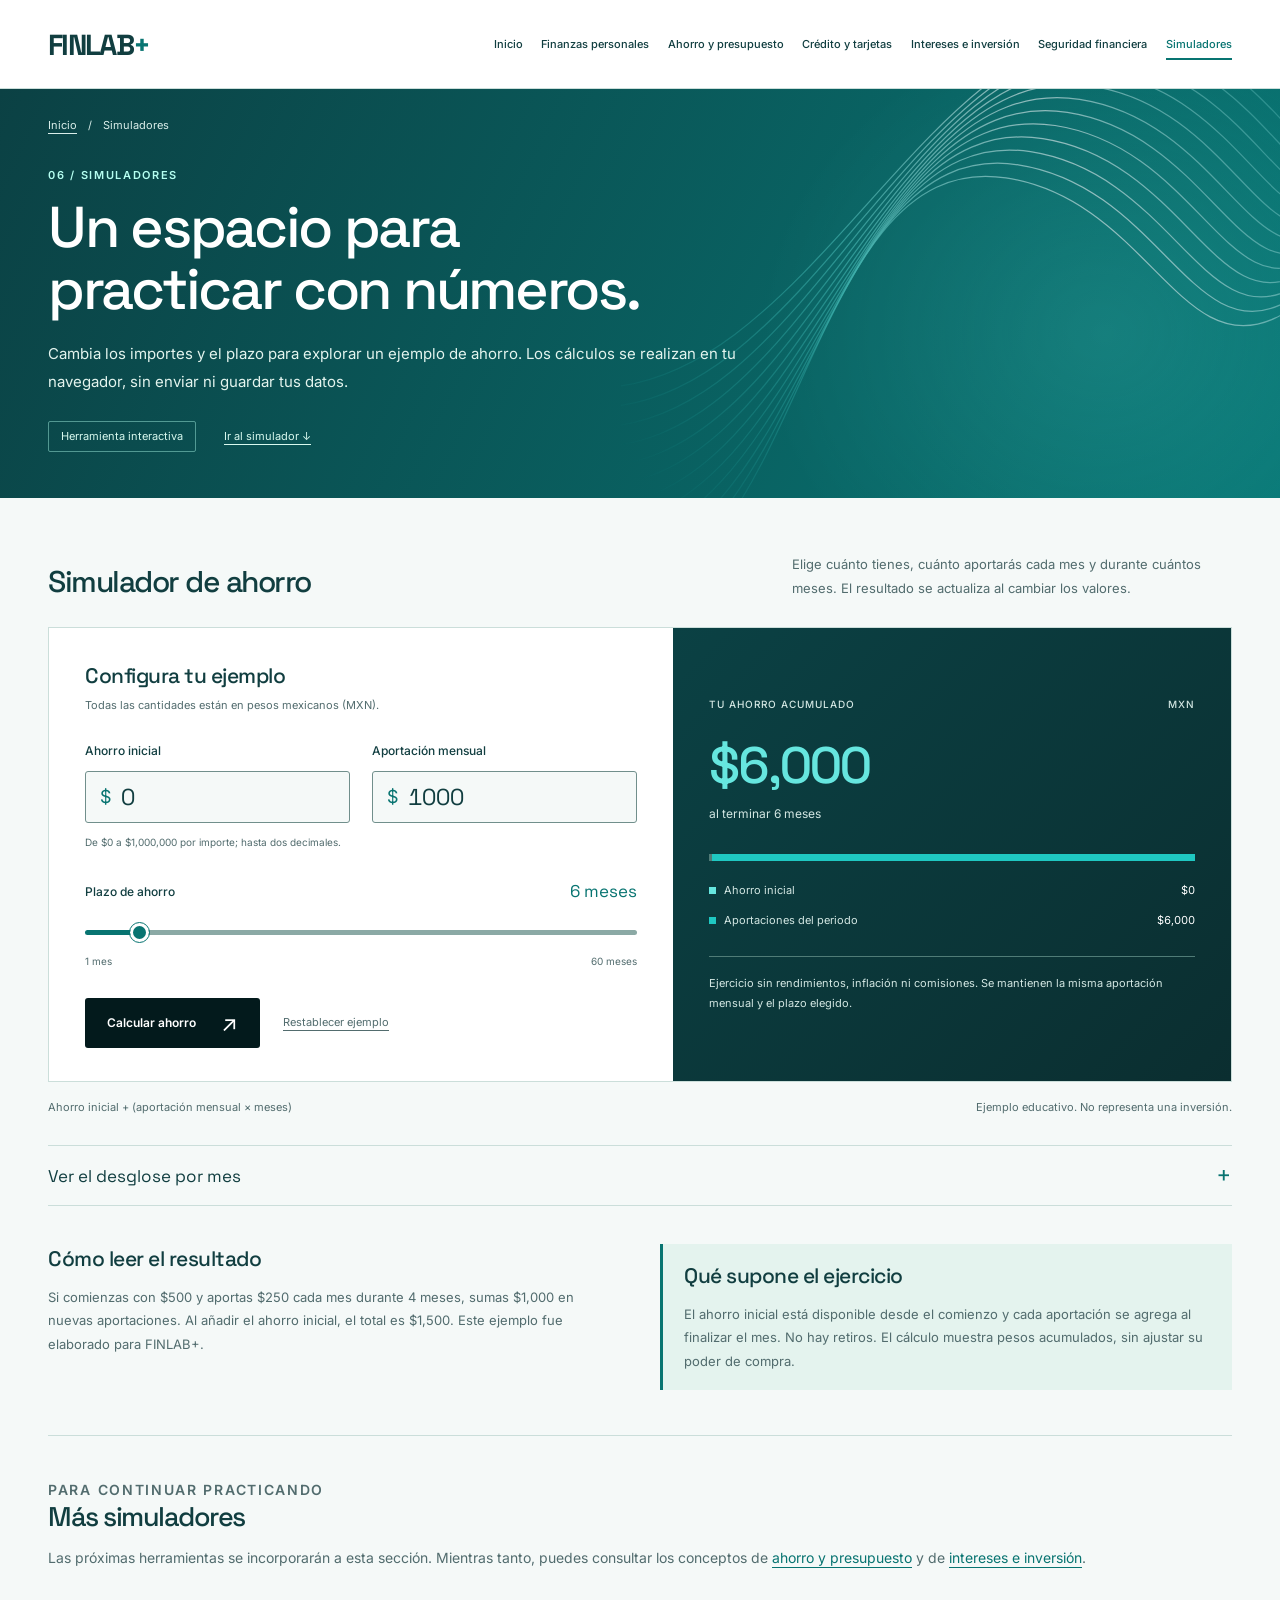
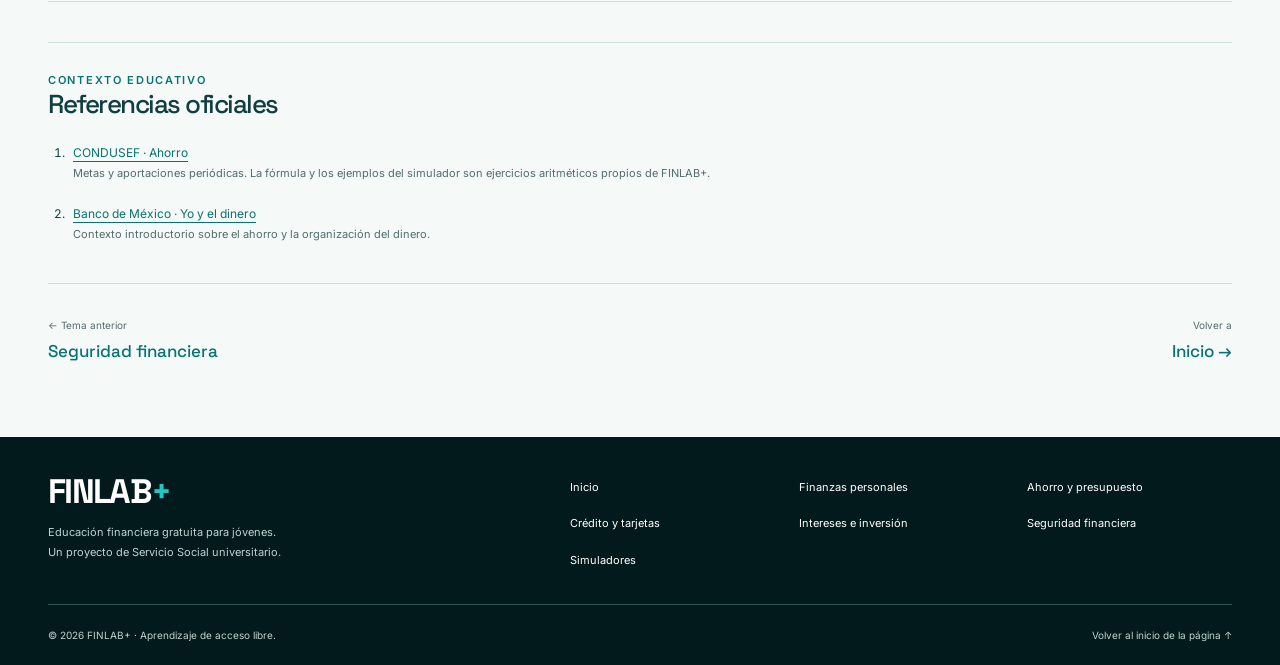
<file: pages/simuladores.html>
<!DOCTYPE html>
<html lang="es-MX">
  <head>
    <meta charset="UTF-8">
    <meta name="viewport" content="width=device-width, initial-scale=1.0">
    <meta name="theme-color" content="#087471">
    <meta name="description" content="Prueba el simulador de ahorro de FINLAB+: ahorro inicial, aportaciones mensuales y desglose por mes, sin registro.">
    <title>Simuladores — FINLAB+</title>
    <link rel="preconnect" href="https://fonts.googleapis.com">
    <link rel="preconnect" href="https://fonts.gstatic.com" crossorigin>
    <link href="https://fonts.googleapis.com/css2?family=Inter:wght@400;500;600&amp;family=Space+Grotesk:wght@400;500;600;700&amp;display=swap" rel="stylesheet">
    <link rel="stylesheet" href="../styles.css">
    <script src="../script.js" defer></script>
  </head>
  <body data-page="simuladores">
    <a class="skip-link" href="#contenido">Saltar al contenido</a>
    <header class="site-header">
      <div class="container header-inner">
        <a class="wordmark" href="../index.html" aria-label="FINLAB+, inicio">FINLAB<span>+</span></a>
        <button class="menu-toggle" type="button" aria-expanded="false" aria-controls="navegacion-principal" hidden><span>Menú</span><span class="menu-symbol" aria-hidden="true"></span></button>
        <nav class="main-nav" id="navegacion-principal" aria-label="Navegación principal">
          <a href="../index.html">Inicio</a>
          <a href="../pages/finanzas-personales.html">Finanzas personales</a>
          <a href="../pages/ahorro-presupuesto.html">Ahorro y presupuesto</a>
          <a href="../pages/credito-tarjetas.html">Crédito y tarjetas</a>
          <a href="../pages/intereses-inversion.html">Intereses e inversión</a>
          <a href="../pages/seguridad-financiera.html">Seguridad financiera</a>
          <a href="../pages/simuladores.html" aria-current="page">Simuladores</a>
        </nav>
      </div>
    </header>
    <main id="contenido" tabindex="-1">
  <header class="lesson-hero"><div class="container"><nav class="breadcrumbs" aria-label="Ruta de navegación"><a href="../index.html">Inicio</a><span aria-hidden="true">/</span><span>Simuladores</span></nav><p class="eyebrow">06 / SIMULADORES</p><h1>Un espacio para<br>practicar con números.</h1><p class="lesson-intro">Cambia los importes y el plazo para explorar un ejemplo de ahorro. Los cálculos se realizan en tu navegador, sin enviar ni guardar tus datos.</p><div class="lesson-meta"><span>Herramienta interactiva</span><a href="#simulador">Ir al simulador <span aria-hidden="true">↓</span></a></div></div></header>
  <div class="container simulator-page">
    <section id="simulador" aria-labelledby="simulator-title">
      <div class="simulator-introduction"><h2 id="simulator-title">Simulador de ahorro</h2><p>Elige cuánto tienes, cuánto aportarás cada mes y durante cuántos meses. El resultado se actualiza al cambiar los valores.</p></div>
      <div class="simulator-workspace">
        <form id="savings-form" class="savings-form" aria-labelledby="form-title"><h3 id="form-title">Configura tu ejemplo</h3><p class="form-description">Todas las cantidades están en pesos mexicanos (MXN).</p><noscript><p class="noscript-note">Activa JavaScript para cambiar los valores. El ejemplo muestra $1,000 al mes durante 6 meses: $6,000 en total.</p></noscript>
          <fieldset id="simulator-fields" disabled><legend class="sr-only">Importes y plazo de ahorro</legend>
            <div class="amount-fields"><div class="form-field"><label for="initial-savings">Ahorro inicial</label><div class="money-input"><span aria-hidden="true">$</span><input id="initial-savings" name="initialSavings" type="number" inputmode="decimal" min="0" max="1000000" step="0.01" value="0" required aria-describedby="amount-hint"></div></div><div class="form-field"><label for="monthly-savings">Aportación mensual</label><div class="money-input"><span aria-hidden="true">$</span><input id="monthly-savings" name="monthlySavings" type="number" inputmode="decimal" min="0" max="1000000" step="0.01" value="1000" required aria-describedby="amount-hint"></div></div></div>
            <p class="input-hint" id="amount-hint">De $0 a $1,000,000 por importe; hasta dos decimales.</p>
            <div class="form-field months-field"><div class="range-label"><label for="savings-months">Plazo de ahorro</label><output id="months-label" for="savings-months" aria-live="off">6 meses</output></div><input id="savings-months" name="months" type="range" min="1" max="60" step="1" value="6" aria-valuetext="6 meses"><div class="range-limits" aria-hidden="true"><span>1 mes</span><span>60 meses</span></div></div>
            <div class="form-actions"><button class="button button-primary" type="submit">Calcular ahorro <span aria-hidden="true">↗</span></button><button class="reset-button" type="reset">Restablecer ejemplo</button></div>
          </fieldset>
        </form>
        <div class="savings-result" aria-labelledby="result-title"><div class="result-topline"><h3 id="result-title">TU AHORRO ACUMULADO</h3><span>MXN</span></div><output class="result-amount" id="savings-total" for="initial-savings monthly-savings savings-months" aria-live="off">$6,000</output><p class="result-period" id="result-period">al terminar 6 meses</p><div class="result-composition" aria-hidden="true"><span id="initial-segment"></span><span id="contributions-segment"></span></div><dl class="result-breakdown"><div><dt><span class="legend-swatch initial-swatch" aria-hidden="true"></span>Ahorro inicial</dt><dd id="initial-total">$0</dd></div><div><dt><span class="legend-swatch contribution-swatch" aria-hidden="true"></span>Aportaciones del periodo</dt><dd id="contributions-total">$6,000</dd></div></dl><p class="result-note">Ejercicio sin rendimientos, inflación ni comisiones. Se mantienen la misma aportación mensual y el plazo elegido.</p></div>
      </div>
      <div class="simulator-footnote"><p>Ahorro inicial + (aportación mensual × meses)</p><p>Ejemplo educativo. No representa una inversión.</p></div>
      <p class="sr-only" id="calculation-status" role="status" aria-live="polite" aria-atomic="true"></p>
      <details class="projection-details"><summary>Ver el desglose por mes <span aria-hidden="true">+</span></summary><div class="table-wrap" role="region" aria-label="Desglose mensual del ahorro" tabindex="0"><table class="data-table"><caption>Ahorro acumulado al finalizar cada mes; cantidades en MXN.</caption><thead><tr><th scope="col">Periodo</th><th scope="col">Aportación</th><th scope="col">Acumulado</th></tr></thead><tbody id="projection-body"><tr><th scope="row">Mes 1</th><td>$1,000</td><td>$1,000</td></tr><tr><th scope="row">Mes 2</th><td>$1,000</td><td>$2,000</td></tr><tr><th scope="row">Mes 3</th><td>$1,000</td><td>$3,000</td></tr><tr><th scope="row">Mes 4</th><td>$1,000</td><td>$4,000</td></tr><tr><th scope="row">Mes 5</th><td>$1,000</td><td>$5,000</td></tr><tr><th scope="row">Mes 6</th><td>$1,000</td><td>$6,000</td></tr></tbody></table></div></details>
      <div class="simulator-explanation"><div><h3>Cómo leer el resultado</h3><p>Si comienzas con $500 y aportas $250 cada mes durante 4 meses, sumas $1,000 en nuevas aportaciones. Al añadir el ahorro inicial, el total es $1,500. Este ejemplo fue elaborado para FINLAB+.</p></div><div class="callout"><h3>Qué supone el ejercicio</h3><p>El ahorro inicial está disponible desde el comienzo y cada aportación se agrega al finalizar el mes. No hay retiros. El cálculo muestra pesos acumulados, sin ajustar su poder de compra.</p></div></div>
    </section>
    <section class="future-simulators" aria-labelledby="future-title"><p class="section-kicker">PARA CONTINUAR PRACTICANDO</p><h2 id="future-title">Más simuladores</h2><p>Las próximas herramientas se incorporarán a esta sección. Mientras tanto, puedes consultar los conceptos de <a class="inline-link" href="ahorro-presupuesto.html">ahorro y presupuesto</a> y de <a class="inline-link" href="intereses-inversion.html">intereses e inversión</a>.</p></section>
    <section class="references simulator-references" id="referencias" aria-labelledby="references-title"><p class="section-kicker">CONTEXTO EDUCATIVO</p><h2 id="references-title">Referencias oficiales</h2><ol class="reference-list"><li><a href="https://webappsos.condusef.gob.mx/EducaTuCartera/ahorro.html" target="_blank" rel="noopener noreferrer">CONDUSEF · Ahorro<span class="sr-only"> (abre en otra pestaña)</span></a><p>Metas y aportaciones periódicas. La fórmula y los ejemplos del simulador son ejercicios aritméticos propios de FINLAB+.</p></li><li><a href="https://educa.banxico.org.mx/yo-y-el-dinero/" target="_blank" rel="noopener noreferrer">Banco de México · Yo y el dinero<span class="sr-only"> (abre en otra pestaña)</span></a><p>Contexto introductorio sobre el ahorro y la organización del dinero.</p></li></ol></section>
    <nav class="lesson-pagination" aria-label="Continuar aprendiendo"><a href="seguridad-financiera.html"><span>← Tema anterior</span><strong>Seguridad financiera</strong></a><a href="../index.html"><span>Volver a</span><strong>Inicio →</strong></a></nav>
  </div>
</main>

    <footer class="site-footer">
      <div class="container">
        <div class="footer-main">
          <div><a class="wordmark footer-wordmark" href="../index.html" aria-label="FINLAB+, volver al inicio">FINLAB<span>+</span></a><p>Educación financiera gratuita para jóvenes.<br>Un proyecto de Servicio Social universitario.</p></div>
          <nav class="footer-nav" aria-label="Navegación del pie de página"><a href="../index.html">Inicio</a><a href="../pages/finanzas-personales.html">Finanzas personales</a><a href="../pages/ahorro-presupuesto.html">Ahorro y presupuesto</a><a href="../pages/credito-tarjetas.html">Crédito y tarjetas</a><a href="../pages/intereses-inversion.html">Intereses e inversión</a><a href="../pages/seguridad-financiera.html">Seguridad financiera</a><a href="../pages/simuladores.html">Simuladores</a></nav>
        </div>
        <div class="footer-bottom"><p>© 2026 FINLAB+ · Aprendizaje de acceso libre.</p><a href="#contenido">Volver al inicio de la página <span aria-hidden="true">↑</span></a></div>
      </div>
    </footer>
  </body>
</html>
</file>
<file: styles.css>
/* FINLAB+ · Identidad compartida por todas las páginas. */
:root {
  color-scheme: light;
  --ink: #113e40;
  --muted: #526c6e;
  --paper: #f5f9f8;
  --white: #ffffff;
  --dark: #031a1c;
  --surface: #0b2e30;
  --accent: #1fc8c2;
  --light-accent: #66e6df;
  --teal: #087471;
  --line: #cbdeda;
  --soft: #e4f3ee;
  --heading: "Space Grotesk", sans-serif;
  --body: "Inter", sans-serif;
  --header-height: 88px;
}
*, *::before, *::after { box-sizing: border-box; }
html { scroll-behavior: smooth; scroll-padding-top: calc(var(--header-height) + 28px); }
body { margin: 0; padding-top: var(--header-height); background: var(--paper); color: var(--ink); font: 16px/1.8 var(--body); -webkit-font-smoothing: antialiased; }
h1, h2, h3, p, figure { margin: 0; }
h1, h2, h3 { font-family: var(--heading); font-weight: 500; }
h1 { font-size: clamp(43px, 5.1vw, 68px); line-height: 1.07; letter-spacing: -3px; text-wrap: balance; }
h2 { font-size: clamp(29px, 3.1vw, 41px); line-height: 1.2; letter-spacing: -1.5px; text-wrap: balance; }
h3 { font-size: 21px; line-height: 1.4; letter-spacing: -.5px; }
a { color: inherit; text-decoration: none; }
button, input { font: inherit; }
button, summary, input[type="range"] { cursor: pointer; }
button { color: inherit; }
fieldset { min-width: 0; margin: 0; padding: 0; border: 0; }
[hidden] { display: none !important; }
::selection { background: var(--light-accent); color: var(--dark); }
:focus-visible { outline: 3px solid var(--teal); outline-offset: 5px; }
.container { width: min(1240px, calc(100% - 96px)); margin-inline: auto; }
.sr-only { position: absolute; width: 1px; height: 1px; padding: 0; margin: -1px; overflow: hidden; clip-path: inset(50%); white-space: nowrap; border: 0; }
.skip-link { position: fixed; z-index: 100; top: 12px; left: 16px; padding: 12px 20px; transform: translateY(-160%); background: var(--dark); color: var(--white); }
.skip-link:focus { transform: translateY(0); }
.eyebrow, .section-kicker { color: var(--teal); font-size: 11px; font-weight: 600; letter-spacing: 1.7px; line-height: 1.65; text-transform: uppercase; }
.button { display: inline-flex; align-items: center; justify-content: space-between; gap: 25px; min-height: 50px; padding: 12px 21px; border: 1px solid transparent; border-radius: 3px; font-size: 13px; font-weight: 600; line-height: 1.6; transition: background-color 160ms ease, color 160ms ease; }
.button > span { font-size: 22px; line-height: 1; font-weight: 400; }
.button-primary { background: var(--dark); color: var(--white); }
.button-primary:hover { background: var(--teal); }
.button-secondary { border-color: var(--teal); color: var(--ink); background: #ffffff80; }
.button-secondary:hover { background: var(--white); }
.inline-link { color: var(--teal); text-decoration: underline; text-underline-offset: 4px; }
.inline-link:hover { color: var(--dark); }

/* Cabecera fija y navegación real entre archivos, también sin JavaScript. */
.site-header { position: fixed; z-index: 30; top: 0; right: 0; left: 0; min-height: var(--header-height); border-bottom: 1px solid var(--line); background: #fffffff7; backdrop-filter: blur(16px); }
.header-inner { display: flex; align-items: center; justify-content: space-between; gap: 32px; min-height: var(--header-height); }
.wordmark { display: inline-block; flex-shrink: 0; font-family: var(--heading); font-size: 29px; font-weight: 700; line-height: 1; letter-spacing: -1.7px; white-space: nowrap; }
.wordmark > span { color: var(--teal); }
.main-nav { display: flex; align-items: center; gap: clamp(13px, 1.45vw, 22px); }
.main-nav a { position: relative; padding-block: 13px; font-size: 11px; font-weight: 500; line-height: 1.5; white-space: nowrap; transition: color 160ms ease; }
.main-nav a:hover, .main-nav a[aria-current] { color: var(--teal); }
.main-nav a[aria-current]::after { content: ""; position: absolute; right: 0; bottom: 5px; left: 0; height: 2px; background: var(--teal); }
.menu-toggle { display: none; }

/* Portada: papel claro, verde azulado y ondas vectoriales locales. */
.welcome { position: relative; overflow: hidden; background: linear-gradient(112deg, #f4fbf8 0%, #e0f6ef 56%, #c1eee5 100%); }
.welcome-grid { display: grid; grid-template-columns: 1.16fr 1fr; align-items: center; gap: 60px; min-height: 610px; padding-block: 64px; }
.welcome-copy { position: relative; z-index: 2; }
.welcome h1 { max-width: 670px; margin-top: 23px; }
.welcome h1 > span { color: var(--teal); }
.welcome-description { max-width: 470px; margin-top: 25px; color: #365d5e; font-size: 15px; }
.welcome-actions { display: flex; flex-wrap: wrap; gap: 12px; margin-top: 29px; }
.welcome-note { margin-top: 17px; color: var(--muted); font-size: 11px; }
.welcome-visual { position: relative; min-height: 442px; margin-right: -18px; overflow: hidden; border: 1px solid #80cfc7; border-radius: 50% 50% 4px 4px; background: radial-gradient(ellipse at 70% 25%, #25bcb0 0%, #0c7978 45%, #06494b 85%); }
.welcome-visual::before { content: ""; position: absolute; inset: -5% -22% -12%; background: url("assets/img/ondas-finlab.svg") center/cover no-repeat; animation: wave-drift 14s ease-in-out infinite alternate; }
.visual-top { position: absolute; top: 75px; right: 0; left: 0; color: #e4fffa; font-size: 10px; letter-spacing: 2.2px; text-align: center; }
.visual-bottom { position: absolute; right: 27px; bottom: 28px; left: 27px; display: flex; justify-content: space-between; padding-top: 15px; border-top: 1px solid #9aeee07a; color: #f8fafc; font-size: 10px; letter-spacing: .6px; }
@keyframes wave-drift { from { transform: translate3d(-7px, 5px, 0); } to { transform: translate3d(8px, -9px, 0); } }
.project-objective { background: var(--white); }
.objective-inner { display: grid; grid-template-columns: .7fr 2fr; gap: 50px; padding-block: 35px; }
.objective-inner > p:last-child { max-width: 850px; font-family: var(--heading); font-size: 20px; line-height: 1.6; letter-spacing: -.3px; }
.home-learning { padding-block: 75px; }
.learning-grid { display: grid; grid-template-columns: .9fr 1.25fr; gap: 100px; }
.learning-copy h2 { margin-top: 18px; }
.learning-copy > p:not(.eyebrow) { max-width: 350px; margin-top: 18px; color: var(--muted); font-size: 14px; }
.learning-features { display: grid; gap: 14px; max-width: 360px; margin: 25px 0 0; padding: 0; list-style: none; }
.learning-features li { display: grid; grid-template-columns: 24px 1fr; gap: 10px; font-size: 12px; line-height: 1.7; }
.learning-features li > span { color: var(--teal); font-family: var(--heading); }
.learning-features strong { font-weight: 600; }
.learning-features p { color: var(--muted); }
.topic-directory { align-self: start; }
.topic-entry { display: grid; grid-template-columns: 26px 1fr 22px; align-items: center; gap: 17px; min-height: 91px; padding-block: 17px; border-top: 1px solid var(--line); }
.topic-entry:last-child { border-bottom: 1px solid var(--line); }
.topic-entry > span:first-child { color: var(--teal); font-family: var(--heading); font-size: 12px; }
.topic-entry h3 { font-size: 21px; }
.topic-entry p { margin-top: 3px; color: var(--muted); font-size: 11px; }
.topic-entry > span:last-child { color: var(--teal); font-size: 23px; transition: transform 160ms ease; }
.topic-entry:hover h3 { color: var(--teal); }
.topic-entry:hover > span:last-child { transform: translate(2px, -2px); }
.home-references { padding-block: 25px; border-top: 1px solid var(--line); background: var(--soft); }
.home-reference-inner { display: flex; align-items: center; justify-content: space-between; flex-wrap: wrap; gap: 16px 35px; }
.home-references h2 { font-family: var(--body); font-size: 11px; font-weight: 600; letter-spacing: 0; }
.home-references ul { display: flex; flex-wrap: wrap; gap: 12px 30px; margin: 0; padding: 0; list-style: none; font-size: 11px; }
.home-references a { text-decoration: underline; text-underline-offset: 4px; }

/* Introducción común de las páginas internas. */
.lesson-hero { position: relative; overflow: hidden; padding-block: 28px 46px; background: linear-gradient(115deg, #0b4144, #087775); color: var(--white); }
.lesson-hero::after { content: ""; position: absolute; top: -260px; right: -160px; bottom: -340px; width: 64%; background: url("assets/img/ondas-finlab.svg") center/contain no-repeat; opacity: .6; pointer-events: none; }
.lesson-hero .container { position: relative; z-index: 1; }
.breadcrumbs { display: flex; align-items: center; flex-wrap: wrap; gap: 11px; margin-bottom: 30px; color: #daeeea; font-size: 11px; }
.breadcrumbs a { text-decoration: underline; text-underline-offset: 4px; }
.lesson-hero .eyebrow { color: #b5fff1; }
.lesson-hero h1 { max-width: 830px; margin-top: 13px; font-size: clamp(38px, 4.5vw, 59px); letter-spacing: -2.3px; }
.lesson-intro { max-width: 690px; margin-top: 20px; color: #e3f4ee; font-size: 15px; line-height: 1.85; }
.lesson-meta { display: flex; align-items: center; gap: 28px; margin-top: 25px; color: #d8f9ef; font-size: 11px; }
.lesson-meta > span { padding: 5px 12px; border: 1px solid #8ed9cd8c; border-radius: 2px; }
.lesson-meta a { text-decoration: underline; text-underline-offset: 4px; }
.lesson-hero :focus-visible { outline-color: var(--light-accent); }
.lesson-layout { display: grid; grid-template-columns: 200px minmax(0, 1fr); align-items: start; gap: 74px; padding-block: 61px 70px; }
.lesson-sidebar { position: sticky; top: calc(var(--header-height) + 26px); }
.lesson-sidebar > p { color: var(--muted); font-size: 10px; font-weight: 600; letter-spacing: 1.3px; }
.lesson-sidebar nav { display: grid; gap: 3px; margin-top: 16px; padding-left: 15px; border-left: 1px solid var(--line); }
.lesson-sidebar nav a { padding-block: 7px; font-size: 12px; line-height: 1.6; }
.lesson-sidebar a:hover { color: var(--teal); }
.sidebar-home { display: inline-block; margin-top: 23px; color: var(--teal); font-size: 11px; }
.lesson-content { min-width: 0; max-width: 870px; }
.lesson-content > section + section { margin-top: 48px; }
.lesson-content h2 { margin-bottom: 18px; font-size: clamp(27px, 2.6vw, 34px); letter-spacing: -1px; }
.lesson-content .section-kicker { margin-bottom: 12px; }
.lesson-content p { color: var(--muted); font-size: 15px; line-height: 1.85; }
.lesson-content p + p { margin-top: 15px; }
.lesson-content h3 + p { margin-top: 9px; }
.lesson-content h3 { margin-top: 22px; }
.lesson-content .section-kicker { color: var(--teal); font-size: 10px; }
.concept-grid { display: grid; grid-template-columns: 1fr 1fr; gap: 0 30px; margin-block: 22px; }
.concept-grid > div { padding-block: 21px; border-top: 1px solid var(--line); }
.concept-grid dt { font-family: var(--heading); font-size: 21px; font-weight: 500; letter-spacing: -.5px; }
.concept-grid dd { margin: 7px 0 0; color: var(--muted); font-size: 14px; line-height: 1.8; }
.comparison-grid { display: grid; grid-template-columns: 1fr 1fr; gap: 1px; margin-block: 24px; border: 1px solid var(--line); background: var(--line); }
.comparison-grid > section, .comparison-grid > div { padding: 24px; background: var(--white); }
.comparison-grid h3 { margin-top: 0; }
.comparison-grid p { font-size: 14px; }
.callout { margin-top: 22px; padding: 17px 21px; border-left: 3px solid var(--teal); background: var(--soft); color: var(--ink); }
.lesson-content .callout, .lesson-content .callout p { color: var(--ink); font-size: 14px; }
.example-panel { padding: 28px; border: 1px solid var(--line); background: var(--white); }
.lesson-content .example-label, .example-label { margin-bottom: 12px; color: var(--teal); font-size: 10px; font-weight: 600; letter-spacing: 1px; line-height: 1.7; }
.example-panel h3 { margin-top: 0; }
.example-panel p + p { margin-top: 16px; }
.step-list { display: grid; gap: 19px; margin-block: 26px 0; padding-left: 24px; color: var(--muted); font-size: 14px; }
.step-list li { padding-left: 9px; }
.step-list li::marker { color: var(--teal); font-family: var(--heading); font-weight: 500; }
.step-list strong { color: var(--ink); font-weight: 600; }
.table-wrap { max-width: 100%; margin-block: 23px; overflow-x: auto; overscroll-behavior-inline: contain; }
.data-table { width: 100%; border-collapse: collapse; font-size: 13px; line-height: 1.7; }
.data-table caption { padding-bottom: 11px; color: var(--muted); font-size: 11px; text-align: left; }
.data-table th, .data-table td { padding: 12px 15px; border-bottom: 1px solid var(--line); text-align: left; }
.data-table thead { background: var(--soft); }
.data-table thead th { color: var(--ink); font-size: 11px; font-weight: 600; }
.data-table tbody th { font-weight: 400; }
.data-table td { color: var(--ink); font-variant-numeric: tabular-nums; }
.data-table tfoot { color: var(--ink); font-weight: 600; background: #edf6f1; }
.timeline { display: grid; grid-template-columns: repeat(3, 1fr); gap: 22px; margin-block: 24px; padding: 0; list-style: none; }
.timeline li { padding-top: 18px; border-top: 3px solid var(--teal); }
.timeline-label { color: var(--teal); font-size: 11px; font-weight: 600; }
.timeline h3 { margin-top: 8px; font-size: 18px; }
.timeline p { font-size: 13px; }
.summary-box { padding: 29px; background: var(--surface); color: var(--white); }
.summary-box h2 { color: var(--white); }
.lesson-content .summary-box .section-kicker { color: var(--light-accent); }
.summary-list { display: grid; gap: 11px; margin: 0; padding-left: 20px; color: #e0eeea; font-size: 14px; line-height: 1.8; }
.summary-list li { padding-left: 5px; }
.summary-list li::marker { color: var(--light-accent); }
.references { padding-top: 28px; border-top: 1px solid var(--line); }
.lesson-content .references h2 { font-size: 25px; }
.reference-list { display: grid; gap: 20px; margin: 22px 0 0; padding-left: 20px; }
.reference-list li { padding-left: 5px; font-size: 12px; }
.reference-list a { color: var(--teal); text-decoration: underline; text-underline-offset: 4px; overflow-wrap: anywhere; }
.reference-list a:hover { color: var(--dark); }
.lesson-content .reference-list p { margin-top: 5px; font-size: 11px; }
.lesson-pagination { display: grid; grid-template-columns: 1fr 1fr; gap: 25px; margin-top: 38px; padding-top: 24px; border-top: 1px solid var(--line); }
.lesson-pagination > a { display: grid; align-content: start; gap: 6px; padding-block: 8px; }
.lesson-pagination > a:last-child { text-align: right; }
.lesson-pagination span { color: var(--muted); font-size: 10px; }
.lesson-pagination strong { color: var(--teal); font-family: var(--heading); font-size: 17px; font-weight: 500; line-height: 1.4; }
.lesson-pagination a:hover strong { color: var(--dark); }

/* Simulador: controles claros, resultado oscuro y desglose accesible. */
.simulator-page { padding-block: 55px 65px; }
.simulator-introduction { display: flex; align-items: end; justify-content: space-between; gap: 40px; margin-bottom: 27px; }
.simulator-introduction h2 { font-size: 30px; }
.simulator-introduction p { max-width: 440px; color: var(--muted); font-size: 13px; }
.simulator-workspace { display: grid; grid-template-columns: 1.12fr 1fr; border: 1px solid var(--line); background: var(--white); }
.savings-form { padding: 33px 36px; }
.savings-form h3 { margin-bottom: 5px; font-size: 21px; }
.form-description { color: var(--muted); font-size: 11px; }
.amount-fields { display: grid; grid-template-columns: 1fr 1fr; gap: 22px; margin-top: 25px; }
.form-field label { display: block; font-size: 12px; font-weight: 500; }
.money-input { display: flex; align-items: center; gap: 10px; min-width: 0; margin-top: 9px; padding-inline: 14px; border: 1px solid #718f8c; border-radius: 3px; background: var(--paper); }
.money-input:focus-within { outline: 2px solid var(--teal); outline-offset: 2px; }
.money-input > span { color: var(--teal); font-size: 18px; }
.money-input input { width: 100%; min-width: 0; height: 50px; padding: 0; border: 0; outline: 0; background: transparent; color: var(--ink); font-family: var(--heading); font-size: 23px; font-variant-numeric: tabular-nums; -moz-appearance: textfield; }
.money-input input::-webkit-inner-spin-button, .money-input input::-webkit-outer-spin-button { margin: 0; -webkit-appearance: none; }
.input-hint { margin-top: 10px; color: var(--muted); font-size: 10px; }
.months-field { margin-top: 25px; }
.range-label { display: flex; align-items: center; justify-content: space-between; gap: 20px; }
.range-label output { color: var(--teal); font-family: var(--heading); font-size: 17px; }
input[type="range"] { --range-progress: 8.4746%; display: block; width: 100%; height: 5px; margin: 23px 0 17px; border-radius: 3px; background: linear-gradient(to right, var(--teal) 0%, var(--teal) var(--range-progress), #8ba9a5 var(--range-progress), #8ba9a5 100%); -webkit-appearance: none; appearance: none; }
input[type="range"]:focus-visible { outline-offset: 10px; }
input[type="range"]::-webkit-slider-thumb { width: 19px; height: 19px; border: 3px solid var(--white); border-radius: 50%; outline: 1px solid var(--teal); background: var(--teal); -webkit-appearance: none; }
input[type="range"]::-moz-range-thumb { width: 13px; height: 13px; border: 3px solid var(--white); border-radius: 50%; outline: 1px solid var(--teal); background: var(--teal); }
.range-limits { display: flex; justify-content: space-between; color: var(--muted); font-size: 10px; }
.form-actions { display: flex; align-items: center; flex-wrap: wrap; gap: 14px 23px; margin-top: 28px; }
.form-actions .button { font-size: 12px; }
.reset-button { padding: 10px 0; border: 0; background: transparent; color: var(--muted); font-size: 11px; text-decoration: underline; text-underline-offset: 4px; }
.reset-button:hover { color: var(--teal); }
.savings-result { display: flex; flex-direction: column; justify-content: center; min-width: 0; padding: 35px 36px; background: linear-gradient(135deg, #0b4144, #0b2e30); color: var(--white); }
.result-topline { display: flex; justify-content: space-between; align-items: baseline; gap: 15px; }
.result-topline h3, .result-topline > span { color: #d3e7e3; font-family: var(--body); font-size: 10px; font-weight: 500; letter-spacing: 1px; }
.result-amount { display: block; margin-top: 21px; color: var(--light-accent); font-family: var(--heading); font-size: clamp(29px, 4vw, 56px); font-weight: 500; letter-spacing: -2px; line-height: 1.25; overflow-wrap: anywhere; font-variant-numeric: tabular-nums; }
.result-period { margin-top: 5px; color: #d3e7e3; font-size: 12px; }
.result-composition { display: flex; gap: 3px; height: 7px; margin-top: 29px; background: #517b77; }
#initial-segment { width: 0; background: var(--light-accent); }
#contributions-segment { width: 100%; background: var(--accent); }
.result-breakdown { display: grid; gap: 11px; margin: 20px 0 0; }
.result-breakdown > div { display: flex; justify-content: space-between; gap: 18px; font-size: 11px; }
.result-breakdown dt { display: flex; align-items: baseline; gap: 8px; color: #d3e7e3; }
.result-breakdown dd { margin: 0; white-space: nowrap; font-variant-numeric: tabular-nums; }
.legend-swatch { display: inline-block; flex: 0 0 7px; width: 7px; height: 7px; }
.initial-swatch { background: var(--light-accent); }
.contribution-swatch { background: var(--accent); }
.result-note { margin-top: 25px; padding-top: 17px; border-top: 1px solid #507c77; color: #d3e7e3; font-size: 11px; line-height: 1.8; }
.simulator-footnote { display: flex; justify-content: space-between; gap: 20px; margin-top: 16px; color: var(--muted); font-size: 11px; }
.noscript-note { margin-top: 15px; padding-left: 13px; border-left: 2px solid var(--teal); color: var(--teal); font-size: 12px; }
.projection-details { margin-top: 28px; border-block: 1px solid var(--line); }
.projection-details summary { display: flex; align-items: center; justify-content: space-between; min-height: 59px; font-family: var(--heading); font-size: 17px; list-style: none; }
.projection-details summary > span { color: var(--teal); font-size: 25px; }
.projection-details[open] summary > span { transform: rotate(45deg); }
summary::-webkit-details-marker { display: none; }
.projection-details .table-wrap { max-height: 360px; margin-top: 8px; }
.projection-details thead th { position: sticky; top: 0; background: var(--soft); }
.simulator-explanation { display: grid; grid-template-columns: 1fr 1fr; gap: 40px; margin-top: 38px; }
.simulator-explanation h3 { margin-bottom: 12px; }
.simulator-explanation p { color: var(--muted); font-size: 13px; }
.simulator-explanation .callout { margin-top: 0; }
.future-simulators { margin-top: 45px; padding-block: 30px; border-block: 1px solid var(--line); }
.future-simulators h2 { font-size: 27px; }
.future-simulators p { margin-top: 12px; color: var(--muted); font-size: 14px; }
.simulator-references { margin-top: 40px; }
.simulator-references h2 { font-size: 26px; }
.simulator-references .reference-list p { color: var(--muted); font-size: 11px; }

/* Pie de página compartido. Las fuentes están al final del contenido de cada página. */
.site-footer { padding-top: 38px; background: var(--dark); color: var(--white); }
.footer-main { display: grid; grid-template-columns: 1fr 1.4fr; gap: 50px; padding-bottom: 30px; }
.footer-wordmark { font-size: 34px; }
.footer-wordmark > span { color: var(--accent); }
.footer-main > div > p { max-width: 300px; margin-top: 12px; color: #bfd4d1; font-size: 11px; }
.footer-nav { display: grid; grid-template-columns: repeat(3, 1fr); align-content: start; gap: 11px 24px; font-size: 11px; }
.footer-nav a { padding-block: 3px; }
.footer-nav a:hover { color: var(--light-accent); }
.footer-bottom { display: flex; justify-content: space-between; gap: 25px; padding-block: 21px; border-top: 1px solid #315052; color: #bfd4d1; font-size: 10px; }
.site-footer :focus-visible { outline-color: var(--light-accent); }

@media (min-width: 1500px) { .welcome h1 { font-size: 72px; } }
@media (max-width: 1190px) {
  .container { width: calc(100% - 64px); }
  .header-inner { gap: 22px; }
  .main-nav { gap: 12px; }
  .main-nav a { font-size: 10px; }
  .welcome-grid { gap: 36px; }
  .welcome h1 { font-size: 58px; }
  .learning-grid { gap: 60px; }
  .lesson-layout { grid-template-columns: 180px minmax(0, 1fr); gap: 45px; }
}
@media (max-width: 1050px) {
  :root { --header-height: 124px; }
  .header-inner { min-height: 124px; flex-wrap: wrap; gap: 0; }
  .wordmark { display: flex; align-items: center; height: 74px; }
  .main-nav { width: 100%; height: 50px; overflow-x: auto; gap: 23px; }
  .main-nav a { font-size: 12px; }
  .js { --header-height: 76px; }
  .js .header-inner { min-height: 76px; flex-wrap: nowrap; }
  .js .menu-toggle { display: inline-flex; align-items: center; gap: 13px; min-height: 44px; padding: 10px 0 10px 20px; border: 0; background: transparent; color: var(--ink); font-size: 13px; }
  .menu-symbol { position: relative; display: inline-block; width: 20px; height: 12px; border-block: 1px solid var(--teal); }
  .menu-symbol::after { content: ""; position: absolute; top: 4.5px; right: 0; left: 0; height: 1px; background: var(--teal); }
  .js .main-nav { position: absolute; top: 75px; right: 0; left: 0; display: none; width: 100%; height: auto; max-height: calc(100dvh - 76px); padding: 17px 32px 24px; overflow-y: auto; border-bottom: 1px solid var(--line); background: var(--white); }
  .js .main-nav.is-open { display: flex; flex-direction: column; align-items: stretch; gap: 0; }
  .js .main-nav a { min-height: 46px; padding-block: 13px; border-top: 1px solid var(--line); font-size: 14px; }
  .js .main-nav a[aria-current]::after { display: none; }
  .welcome-grid { min-height: 570px; gap: 25px; }
  .welcome h1 { font-size: 51px; }
  .welcome-visual { min-height: 410px; margin-right: 0; }
  .welcome-description { font-size: 14px; }
  .welcome-actions .button { gap: 18px; padding-inline: 16px; font-size: 12px; }
  .learning-grid { gap: 43px; }
  .topic-entry h3 { font-size: 19px; }
  .lesson-layout { grid-template-columns: 160px minmax(0, 1fr); gap: 35px; }
  .lesson-sidebar nav a { font-size: 11px; }
  .savings-form, .savings-result { padding: 28px; }
  .amount-fields { gap: 15px; }
  .timeline { gap: 14px; }
}
@media (max-width: 800px) {
  .container { width: calc(100% - 48px); }
  .welcome-grid { grid-template-columns: 1.2fr 1fr; gap: 22px; min-height: 535px; padding-block: 46px; }
  .welcome h1 { font-size: 45px; letter-spacing: -2.4px; }
  .welcome .eyebrow { font-size: 9px; letter-spacing: 1px; }
  .welcome-visual { min-height: 365px; }
  .visual-top { top: 72px; font-size: 8px; }
  .visual-bottom { right: 18px; left: 18px; gap: 9px; font-size: 8px; }
  .objective-inner { grid-template-columns: .6fr 1.7fr; gap: 25px; }
  .objective-inner > p:last-child { font-size: 18px; }
  .learning-grid { grid-template-columns: .85fr 1.1fr; gap: 30px; }
  .topic-entry { grid-template-columns: 22px 1fr 19px; gap: 10px; }
  .topic-entry h3 { font-size: 19px; }
  .lesson-hero::after { right: -240px; width: 90%; opacity: .4; }
  .lesson-intro { max-width: 580px; font-size: 14px; }
  .lesson-layout { grid-template-columns: 1fr; gap: 31px; padding-top: 34px; }
  .lesson-sidebar { position: static; padding-bottom: 25px; border-bottom: 1px solid var(--line); }
  .lesson-sidebar nav { display: flex; flex-wrap: wrap; gap: 0 22px; margin-top: 10px; padding: 0; border: 0; }
  .lesson-sidebar nav a { font-size: 12px; }
  .sidebar-home { display: none; }
  .lesson-content { max-width: none; }
  .simulator-workspace { grid-template-columns: 1fr; }
  .result-amount { font-size: 51px; }
  .simulator-introduction { display: block; }
  .simulator-introduction p { margin-top: 13px; }
  .footer-nav { grid-template-columns: 1fr 1fr; }
}
@media (max-width: 600px) {
  .container { width: calc(100% - 40px); }
  .wordmark { font-size: 27px; }
  .js .main-nav { padding-inline: 20px; }
  .welcome-grid { grid-template-columns: 1fr; gap: 35px; padding-block: 38px; }
  .welcome h1 { max-width: 480px; margin-top: 20px; font-size: clamp(40px, 10.8vw, 56px); letter-spacing: -2.5px; }
  .welcome-description { margin-top: 22px; font-size: 14px; }
  .welcome .eyebrow { font-size: 10px; letter-spacing: 1px; }
  .welcome-actions { gap: 10px; margin-top: 24px; }
  .welcome-actions .button { gap: 18px; font-size: 12px; }
  .welcome-visual { min-height: 265px; border-radius: 150px 150px 3px 3px; }
  .welcome-visual::before { inset: -60% -8% -65%; background-size: cover; }
  .visual-top { top: 50px; font-size: 9px; }
  .visual-bottom { right: 22px; bottom: 20px; left: 22px; font-size: 9px; }
  .objective-inner { grid-template-columns: 1fr; gap: 14px; padding-block: 27px; }
  .objective-inner > p:last-child { font-size: 18px; }
  .home-learning { padding-block: 46px; }
  .learning-grid { grid-template-columns: 1fr; gap: 31px; }
  .learning-copy h2 { font-size: 34px; }
  .learning-copy > p:not(.eyebrow) { max-width: 420px; }
  .learning-features { gap: 13px; max-width: 420px; }
  .topic-entry { min-height: 88px; }
  .topic-entry h3 { font-size: 21px; }
  .topic-entry p { font-size: 11px; }
  .home-reference-inner { gap: 13px; }
  .home-references ul { display: grid; gap: 13px; }
  .lesson-hero { padding-block: 21px 34px; }
  .breadcrumbs { margin-bottom: 24px; font-size: 10px; }
  .lesson-hero .eyebrow { font-size: 10px; letter-spacing: 1.2px; }
  .lesson-hero h1 { margin-top: 16px; font-size: 42px; letter-spacing: -1.8px; }
  .lesson-intro { margin-top: 19px; font-size: 14px; }
  .lesson-meta { gap: 18px; margin-top: 22px; font-size: 10px; }
  .lesson-hero::after { right: -310px; width: 170%; opacity: .28; }
  .lesson-layout { gap: 30px; padding-block: 29px 43px; }
  .lesson-sidebar nav { gap: 0 19px; }
  .lesson-sidebar nav a { padding-block: 8px; font-size: 11px; }
  .lesson-content h2 { font-size: 28px; }
  .lesson-content > section + section { margin-top: 35px; }
  .lesson-content p { font-size: 14px; }
  .concept-grid { grid-template-columns: 1fr; margin-block: 20px; }
  .concept-grid > div { padding-block: 18px; }
  .concept-grid dt { font-size: 21px; }
  .concept-grid dd { font-size: 14px; }
  .comparison-grid { grid-template-columns: 1fr; }
  .comparison-grid > section, .comparison-grid > div { padding: 21px; }
  .example-panel { padding: 23px 19px; }
  .lesson-content .example-label { font-size: 9px; }
  .data-table { font-size: 12px; }
  .data-table th, .data-table td { padding: 11px 10px; }
  .data-table caption { font-size: 10px; }
  .step-list { padding-left: 20px; font-size: 14px; }
  .step-list li { padding-left: 6px; }
  .callout { padding: 16px; }
  .summary-box { padding: 25px 21px; }
  .summary-list { font-size: 13px; }
  .timeline { grid-template-columns: 1fr; gap: 23px; }
  .timeline li { padding-top: 13px; }
  .timeline h3 { font-size: 20px; }
  .timeline p { font-size: 14px; }
  .lesson-pagination { gap: 20px; }
  .lesson-pagination strong { font-size: 16px; }
  .reference-list { gap: 21px; padding-left: 18px; }
  .reference-list li { padding-left: 2px; font-size: 12px; }
  .simulator-page { padding-block: 35px 45px; }
  .simulator-introduction h2 { font-size: 28px; }
  .savings-form { padding: 25px 20px; }
  .amount-fields { gap: 13px; }
  .money-input { padding-inline: 10px; }
  .money-input input { font-size: 21px; }
  .input-hint { font-size: 10px; }
  .savings-result { padding: 28px 20px; }
  .result-amount { font-size: clamp(29px, 9.7vw, 49px); }
  .result-topline h3, .result-topline > span { font-size: 9px; }
  .result-breakdown > div { font-size: 11px; }
  .simulator-footnote { flex-direction: column; gap: 7px; font-size: 10px; }
  .simulator-explanation { grid-template-columns: 1fr; gap: 23px; }
  .projection-details summary { font-size: 16px; }
  .footer-main { grid-template-columns: 1fr; gap: 27px; padding-bottom: 27px; }
  .footer-nav { grid-template-columns: 1fr 1fr; gap: 8px 22px; font-size: 12px; }
  .footer-nav a { padding-block: 6px; }
  .footer-bottom { flex-direction: column; gap: 9px; padding-block: 20px 25px; }
}
@media (max-width: 360px) {
  .container { width: calc(100% - 32px); }
  .welcome h1 { font-size: 38px; }
  .welcome-actions { flex-direction: column; align-items: stretch; }
  .lesson-hero h1 { font-size: 36px; }
  .amount-fields { grid-template-columns: 1fr; }
}
@media (prefers-reduced-motion: reduce) {
  html { scroll-behavior: auto; }
  *, *::before, *::after { animation: none !important; transition: none !important; }
}
</file>
